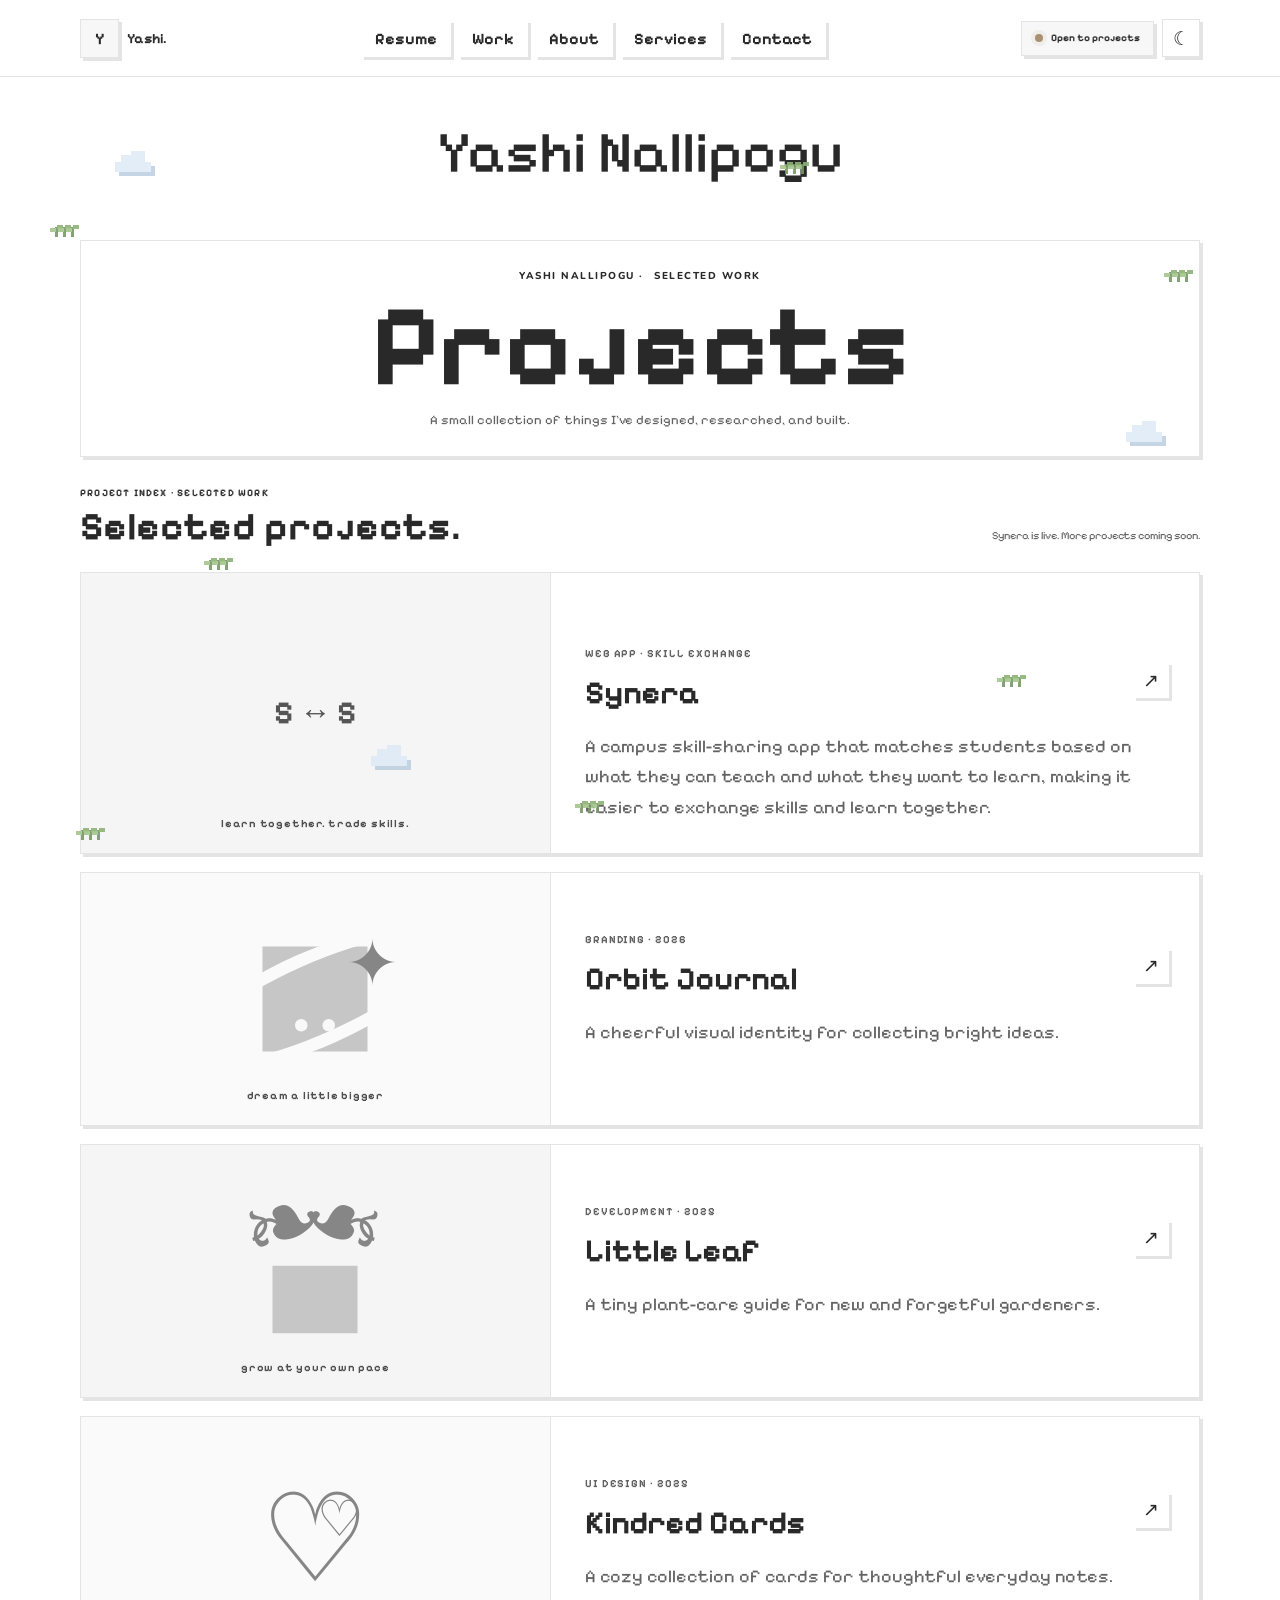
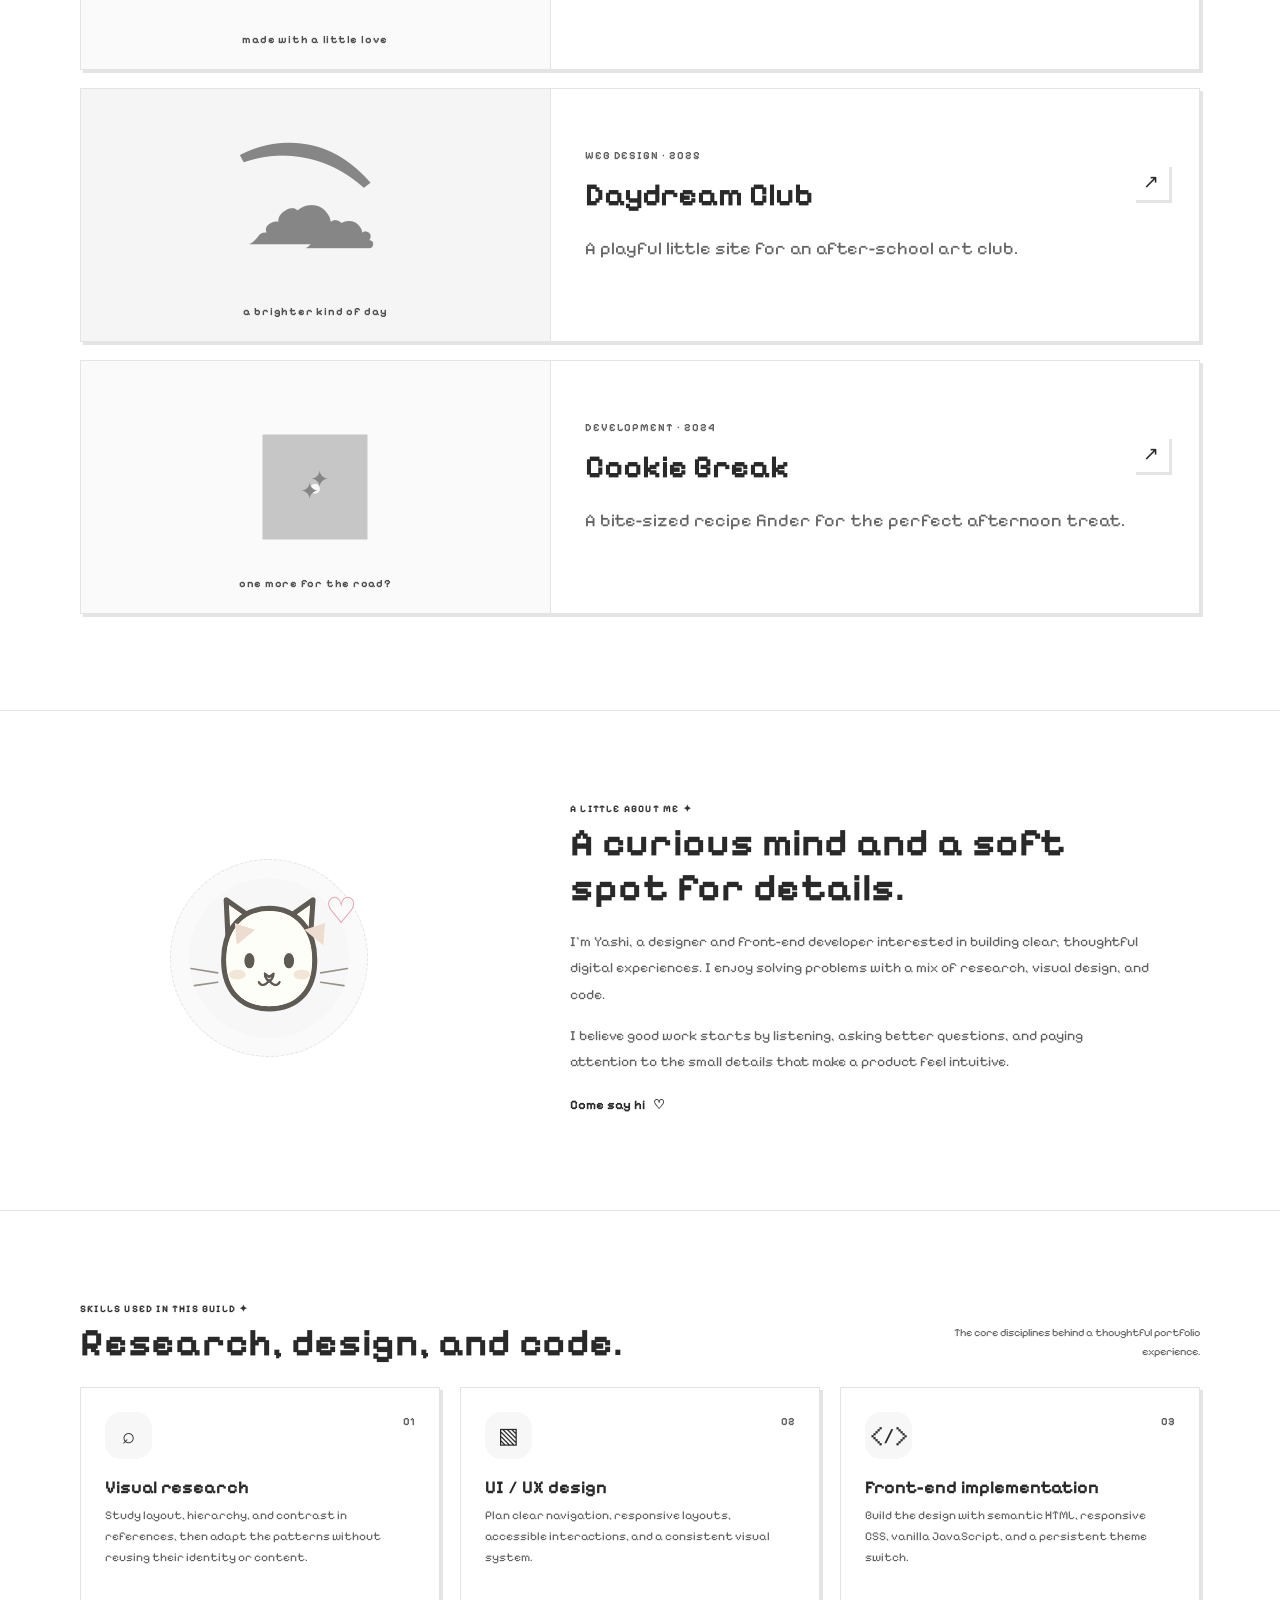
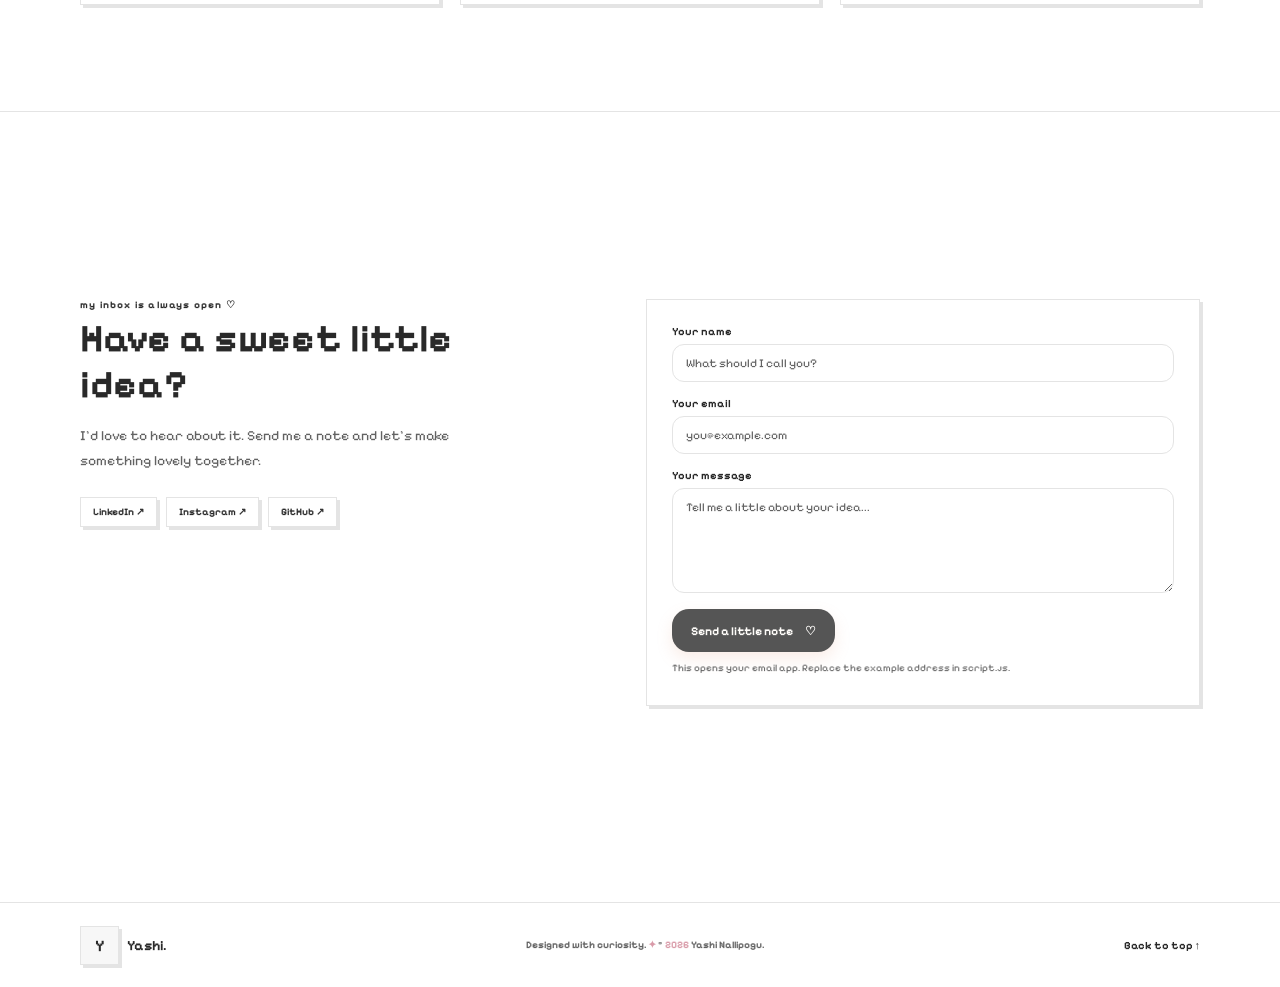
<file: index.html>
<!doctype html>
<html lang="en" data-theme="light">
  <head>
    <meta charset="UTF-8" />
    <meta name="viewport" content="width=device-width, initial-scale=1.0" />
    <meta name="theme-color" content="#f7f2e9" />
    <meta
      name="description"
      content="A little portfolio by Yashi Nallipogu: friendly websites, thoughtful design, and a very helpful cat."
    />
    <title>Yashi Nallipogu — A little portfolio</title>
    <script>
      try {
        const theme = localStorage.getItem('portfolio-neutral-theme');
        if (theme === 'light' || theme === 'dark') document.documentElement.dataset.theme = theme;
      } catch {}
    </script>
    <link rel="preconnect" href="https://fonts.googleapis.com" />
    <link rel="preconnect" href="https://fonts.gstatic.com" crossorigin />
    <link
      href="https://fonts.googleapis.com/css2?family=Nunito:wght@400;500;600;700;800;900&family=Great+Vibes&family=Pixelify+Sans:wght@400;500;600;700&display=swap"
      rel="stylesheet"
    />
    <link rel="stylesheet" href="style.css" />
    <script src="script.js" defer></script>
  </head>
  <body>
    <div class="garden-sky" aria-hidden="true"><span class="garden-cloud cloud-a"></span><span class="garden-cloud cloud-b"></span><span class="garden-cloud cloud-c"></span></div>
    <div class="garden-grass" aria-hidden="true"></div>
    <div class="cursor-kitten" aria-hidden="true">
      <svg class="kitten-art" viewBox="0 0 32 32" shape-rendering="crispEdges">
<path fill="#575463" d="M5 3h3v3h3v3h10V6h3V3h3v18h-3v3h-3v4h-4v-3h-3v3h-4v-4H7v-3H5z"/>
<path fill="#fff" d="M7 7h2v4h14V7h2v13h-3v3H10v-3H7zM12 23h8v2h-8z"/>
<path fill="#f0b6c8" d="M7 7h2v3H7zm16 0h2v3h-2zM9 18h3v2H9zm12 0h3v2h-3z"/>
<path fill="#575463" d="M11 14h2v3h-2zm9 0h2v3h-2zm-5 4h3v2h-3zm1 2h1v2h-1zM25 23h4v-6h2v8h-6z"/>
</svg>
    </div>
    <a class="skip-link" href="#main">Skip to content</a>

    <div class="background-sprinkles" aria-hidden="true">
      <span class="sprinkle sprinkle-star">✦</span>
      <span class="sprinkle sprinkle-heart">✧</span>
      <span class="sprinkle sprinkle-paw">·</span>
      <span class="sprinkle sprinkle-cloud">✦</span>
      <span class="sprinkle sprinkle-star sprinkle-star-two">✧</span>
      <span class="sprinkle sprinkle-heart sprinkle-heart-two">·</span>
      <span class="sprinkle sprinkle-paw sprinkle-paw-two">✦</span>
      <span class="sprinkle sprinkle-star sprinkle-star-three">·</span>
    </div>

    <header class="site-header">
      <nav class="nav page-wrap" aria-label="Main navigation">
        <a class="logo" href="#home" aria-label="Yashi, home">
          <span class="logo-flower" aria-hidden="true">Y</span>
          <span>Yashi<span class="logo-period">.</span></span>
        </a>

        <button
          class="menu-toggle"
          type="button"
          aria-label="Open navigation menu"
          aria-expanded="false"
          aria-controls="nav-links"
        >
          <span></span>
          <span></span>
        </button>

        <div class="nav-links" id="nav-links">
          <a href="resume.html">Resume</a>
          <a href="#work">Work</a>
          <a href="#about">About</a>
          <a href="#services">Services</a>
          <a href="#contact">Contact</a>
        </div>

        <div class="nav-actions">
          <a class="availability" href="#contact">
            <span class="availability-dot"></span>
            Open to projects
          </a>
          <button class="theme-toggle" type="button" aria-label="Switch to light mode" title="Switch to light mode">
            <span class="theme-icon" aria-hidden="true">☼</span>
          </button>
        </div>
      </nav>
    </header>

    <main id="main">
      <div class="signature page-wrap" aria-label="Yashi Nallipogu">Yashi Nallipogu</div>
      <section class="hero page-wrap" id="home" aria-labelledby="hero-title">
        <div class="page-title-panel reveal">
          <p class="hero-kicker">YASHI NALLIPOGU <span>·</span> SELECTED WORK</p>
          <h1 id="hero-title">Projects</h1>
          <p>A small collection of things I’ve designed, researched, and built.</p>
        </div>
      </section>

      <section class="section work-section page-wrap" id="work" aria-labelledby="work-title">
        <div class="section-heading reveal">
          <div>
            <p class="section-kicker">PROJECT INDEX <span>·</span> SELECTED WORK</p>
            <h2 id="work-title">Selected <span>projects.</span></h2>
          </div>
          <p class="section-note">Synera is live. More projects coming soon.</p>
        </div>

        <div class="project-grid">
          <article class="project-card reveal">
            <a href="https://synera-tau.vercel.app/" target="_blank" rel="noopener noreferrer" class="project-link" aria-label="Visit Synera — opens in a new tab">
              <div class="project-picture project-picture-peach" aria-hidden="true">
                <span class="synera-mark">S ↔ S</span>
                <span class="picture-tag">learn together. trade skills.</span>
              </div>
              <div class="project-info"><div><p>WEB APP · SKILL EXCHANGE</p><h3>Synera</h3></div><span class="card-arrow">↗</span></div>
              <p class="project-description">A campus skill-sharing app that matches students based on what they can teach and what they want to learn, making it easier to exchange skills and learn together.</p>
            </a>
          </article>

          <article class="project-card reveal">
            <a href="#contact" class="project-link" aria-label="Project two details — replace with your project link">
              <div class="project-picture project-picture-lilac" aria-hidden="true">
                <span class="picture-planet"></span>
                <span class="picture-ring"></span>
                <span class="picture-star">✦</span>
                <span class="picture-tag">dream a little bigger</span>
              </div>
              <div class="project-info"><div><p>BRANDING · 2026</p><h3>Orbit Journal</h3></div><span class="card-arrow">↗</span></div>
              <p class="project-description">A cheerful visual identity for collecting bright ideas.</p>
            </a>
          </article>

          <article class="project-card reveal">
            <a href="#contact" class="project-link" aria-label="Project three details — replace with your project link">
              <div class="project-picture project-picture-mint" aria-hidden="true">
                <span class="picture-leaf leaf-one">❧</span>
                <span class="picture-leaf leaf-two">❧</span>
                <span class="picture-pot"></span>
                <span class="picture-tag">grow at your own pace</span>
              </div>
              <div class="project-info"><div><p>DEVELOPMENT · 2025</p><h3>Little Leaf</h3></div><span class="card-arrow">↗</span></div>
              <p class="project-description">A tiny plant-care guide for new and forgetful gardeners.</p>
            </a>
          </article>

          <article class="project-card reveal">
            <a href="#contact" class="project-link" aria-label="Project four details — replace with your project link">
              <div class="project-picture project-picture-pink" aria-hidden="true">
                <span class="picture-heart">♡</span>
                <span class="picture-heart heart-small">♡</span>
                <span class="picture-tag">made with a little love</span>
              </div>
              <div class="project-info"><div><p>UI DESIGN · 2025</p><h3>Kindred Cards</h3></div><span class="card-arrow">↗</span></div>
              <p class="project-description">A cozy collection of cards for thoughtful everyday notes.</p>
            </a>
          </article>

          <article class="project-card reveal">
            <a href="#contact" class="project-link" aria-label="Project five details — replace with your project link">
              <div class="project-picture project-picture-blue" aria-hidden="true">
                <span class="picture-cloud cloud-one">☁</span>
                <span class="picture-cloud cloud-two">☁</span>
                <span class="picture-rainbow">⌒</span>
                <span class="picture-tag">a brighter kind of day</span>
              </div>
              <div class="project-info"><div><p>WEB DESIGN · 2025</p><h3>Daydream Club</h3></div><span class="card-arrow">↗</span></div>
              <p class="project-description">A playful little site for an after-school art club.</p>
            </a>
          </article>

          <article class="project-card reveal">
            <a href="#contact" class="project-link" aria-label="Project six details — replace with your project link">
              <div class="project-picture project-picture-cream" aria-hidden="true">
                <span class="picture-cookie">●</span>
                <span class="cookie-chip chip-one">✦</span>
                <span class="cookie-chip chip-two">✦</span>
                <span class="picture-tag">one more for the road?</span>
              </div>
              <div class="project-info"><div><p>DEVELOPMENT · 2024</p><h3>Cookie Break</h3></div><span class="card-arrow">↗</span></div>
              <p class="project-description">A bite-sized recipe finder for the perfect afternoon treat.</p>
            </a>
          </article>
        </div>
      </section>

      <section class="section about-section" id="about" aria-labelledby="about-title">
        <div class="about-inner page-wrap">
          <div class="about-cat reveal" aria-hidden="true">
            <span class="about-cat-halo"></span>
            <svg viewBox="0 0 210 210">
              <path d="m57 80-2-43 38 27m60 16 3-43-38 27" fill="#fffefa" stroke="#554b50" stroke-width="6" stroke-linejoin="round" />
              <path d="M52 107c0-37 22-60 53-60s53 23 53 60-21 57-53 57-53-20-53-57z" fill="#fffefa" stroke="#554b50" stroke-width="6" />
              <path d="m65 64 24 8-22 18zm81 8 24-8-2 26z" fill="#f3afbd" />
              <ellipse cx="82" cy="108" rx="6" ry="9" fill="#554b50" /><ellipse cx="128" cy="108" rx="6" ry="9" fill="#554b50" />
              <ellipse cx="68" cy="124" rx="10" ry="6" fill="#f5bac6" /><ellipse cx="143" cy="124" rx="10" ry="6" fill="#f5bac6" />
              <path d="m100 123 5 4 5-4c0 6-4 8-5 8s-5-2-5-8zm5 8c-5 7-10 6-12 2m12-2c5 7 10 6 12 2" fill="none" stroke="#554b50" stroke-width="3" stroke-linecap="round" stroke-linejoin="round" />
              <path d="M45 122 14 117m31 16-27 4m147-15 31-5m-31 16 27 4" fill="none" stroke="#8a7b81" stroke-width="2" stroke-linecap="round" />
            </svg>
            <span class="about-cat-heart">♡</span>
          </div>
          <div class="about-copy reveal">
            <p class="section-kicker">A LITTLE ABOUT ME <span>✦</span></p>
            <h2 id="about-title">A curious mind and a <span>soft spot for details.</span></h2>
            <p>
              I’m Yashi, a designer and front-end developer interested in
              building clear, thoughtful digital experiences. I enjoy solving
              problems with a mix of research, visual design, and code.
            </p>
            <p>
              I believe good work starts by listening, asking better questions,
              and paying attention to the small details that make a product
              feel intuitive.
            </p>
            <a class="text-link" href="#contact">Come say hi <span aria-hidden="true">♡</span></a>
          </div>
        </div>
      </section>

      <section class="section services-section page-wrap" id="services" aria-labelledby="services-title">
        <div class="section-heading reveal">
          <div>
            <p class="section-kicker">SKILLS USED IN THIS BUILD <span>✦</span></p>
            <h2 id="services-title">Research, design, <span>and code.</span></h2>
          </div>
          <p class="section-note">The core disciplines behind a thoughtful portfolio experience.</p>
        </div>
        <div class="service-grid">
          <article class="service-card reveal">
            <span class="service-icon service-icon-peach" aria-hidden="true">⌕</span>
            <h3>Visual research</h3>
            <p>Study layout, hierarchy, and contrast in references, then adapt the patterns without reusing their identity or content.</p>
            <span class="service-number">01</span>
          </article>
          <article class="service-card reveal">
            <span class="service-icon service-icon-lilac" aria-hidden="true">▧</span>
            <h3>UI / UX design</h3>
            <p>Plan clear navigation, responsive layouts, accessible interactions, and a consistent visual system.</p>
            <span class="service-number">02</span>
          </article>
          <article class="service-card reveal">
            <span class="service-icon service-icon-mint" aria-hidden="true">&lt;/&gt;</span>
            <h3>Front-end implementation</h3>
            <p>Build the design with semantic HTML, responsive CSS, vanilla JavaScript, and a persistent theme switch.</p>
            <span class="service-number">03</span>
          </article>
        </div>
      </section>

      <section class="section contact-section" id="contact" aria-labelledby="contact-title">
        <div class="contact-inner page-wrap">
          <div class="contact-copy reveal">
            <p class="section-kicker">my inbox is always open <span>♡</span></p>
            <h2 id="contact-title">Have a sweet <span>little idea?</span></h2>
            <p>I’d love to hear about it. Send me a note and let’s make something lovely together.</p>
            <div class="social-links">
              <a href="https://www.linkedin.com/" target="_blank" rel="noreferrer">LinkedIn <span aria-hidden="true">↗</span></a>
              <a href="https://www.instagram.com/" target="_blank" rel="noreferrer">Instagram <span aria-hidden="true">↗</span></a>
              <a href="https://github.com/" target="_blank" rel="noreferrer">GitHub <span aria-hidden="true">↗</span></a>
            </div>
          </div>

          <form class="contact-form reveal" id="contact-form" aria-describedby="form-note">
            <label for="contact-name">Your name</label>
            <input id="contact-name" name="name" type="text" placeholder="What should I call you?" autocomplete="name" required />
            <label for="contact-email">Your email</label>
            <input id="contact-email" name="email" type="email" placeholder="you@example.com" autocomplete="email" required />
            <label for="contact-message">Your message</label>
            <textarea id="contact-message" name="message" rows="4" placeholder="Tell me a little about your idea..." required></textarea>
            <button class="button button-peach submit-button" type="submit">Send a little note <span aria-hidden="true">♡</span></button>
            <p class="form-note" id="form-note" aria-live="polite">This opens your email app. Replace the example address in script.js.</p>
          </form>
        </div>
      </section>
    </main>

    <footer class="site-footer">
      <div class="footer-inner page-wrap">
        <a class="logo" href="#home"><span class="logo-flower" aria-hidden="true">Y</span><span>Yashi<span class="logo-period">.</span></span></a>
        <p>Designed with curiosity. <span aria-hidden="true">✦</span> © <span id="year">2026</span> Yashi Nallipogu.</p>
        <a class="back-top" href="#home">Back to top <span aria-hidden="true">↑</span></a>
      </div>
    </footer>

  </body>
</html>
</file>
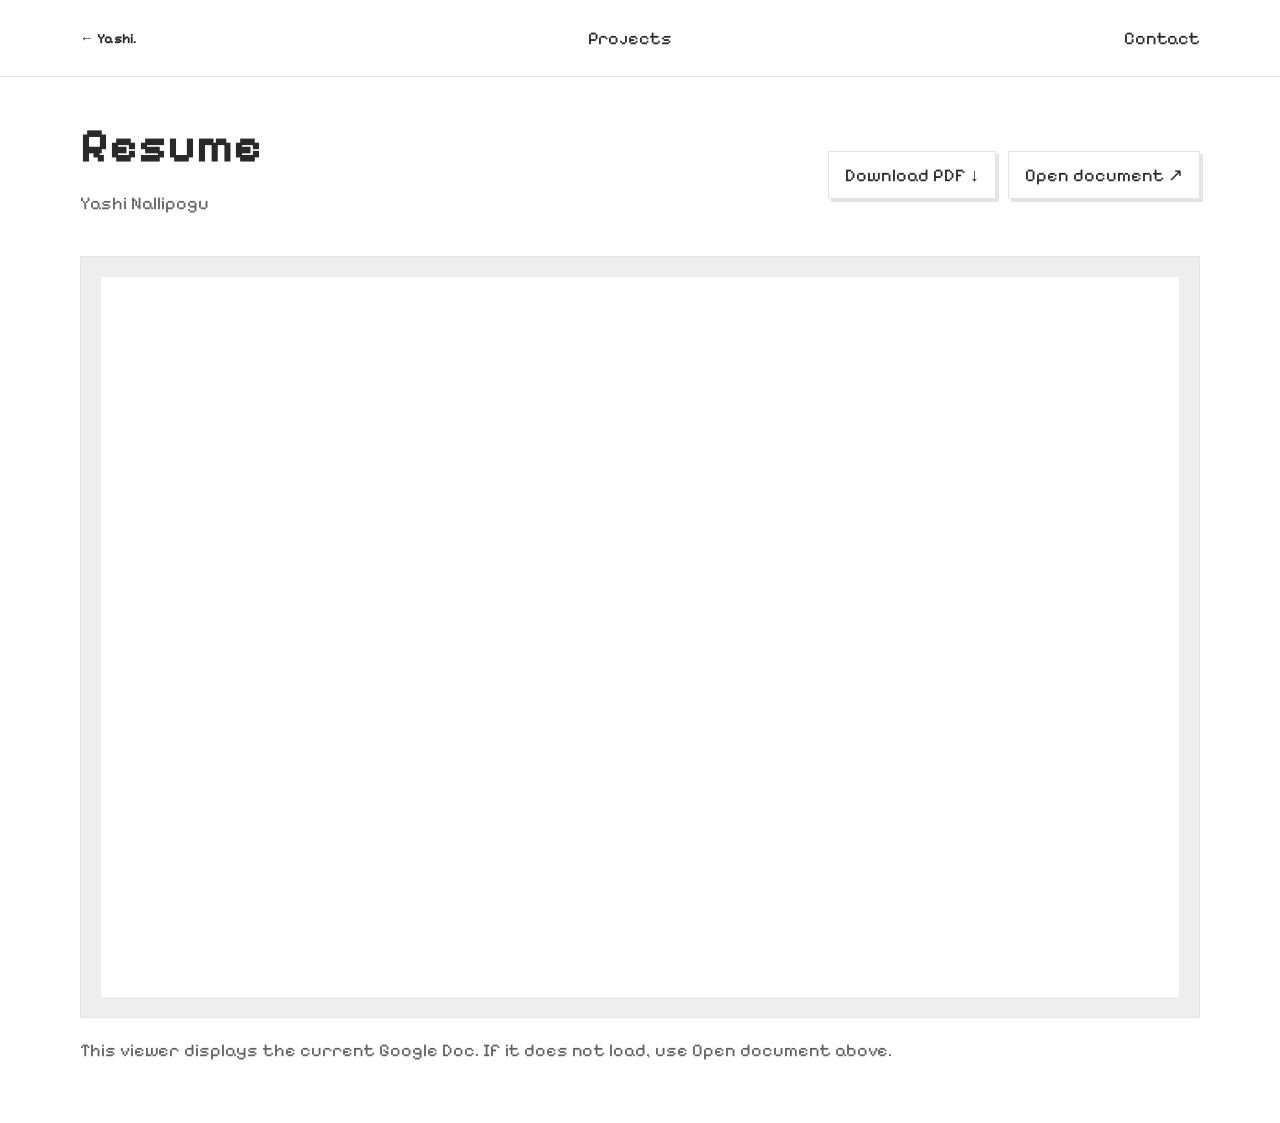
<file: resume.html>
<!doctype html>
<html lang="en" data-theme="light">
<head>
  <meta charset="utf-8">
  <meta name="viewport" content="width=device-width, initial-scale=1">
  <title>Resume — Yashi Nallipogu</title>
  <script>try { const t = localStorage.getItem('portfolio-neutral-theme'); if(t==='dark'||t==='light') document.documentElement.dataset.theme=t; } catch {}</script>
  <link href="https://fonts.googleapis.com/css2?family=Pixelify+Sans:wght@400;500;600;700&display=swap" rel="stylesheet">
  <link rel="stylesheet" href="style.css">
  <style>
    .resume-main { padding: 40px 0; }
    .resume-heading { display:flex; justify-content:space-between; align-items:center; gap:24px; flex-wrap:wrap; margin-bottom:24px; }
    .resume-heading h1 { font-size:48px; margin:0; }
    .resume-heading p { color:var(--muted); }
    .resume-actions { display:flex; gap:12px; flex-wrap:wrap; }
    .resume-actions a { padding:12px 16px; border:1px solid var(--line); box-shadow:3px 3px 0 var(--line); }
    .resume-document { background:#eee; padding:20px; border:1px solid var(--line); }
    .resume-document iframe { display:block; width:100%; height:80vh; min-height:500px; border:0; background:#fff; }
    .resume-empty { padding:72px 24px; text-align:center; background:var(--paper); color:var(--ink); }
    .resume-empty p { max-width:520px; margin:18px auto; line-height:1.7; }
    [hidden] { display:none !important; }
    @media(max-width:680px) { .resume-document { padding:6px; } .resume-heading h1 {font-size:36px;} }
  </style>
</head>
<body>
  <a class="skip-link" href="#main">Skip to content</a>
  <header class="site-header"><nav class="nav page-wrap" aria-label="Resume navigation">
    <a class="logo" href="index.html">← Yashi.</a>
    <a href="index.html#work">Projects</a>
    <a href="index.html#contact">Contact</a>
  </nav></header>
  <main id="main" class="resume-main page-wrap">
    <div class="resume-heading"><div><h1>Resume</h1><p>Yashi Nallipogu</p></div>
      <div class="resume-actions" id="resume-actions">
        <a href="https://docs.google.com/document/d/1Mzih0dF0hDZXyxszmKcfLNMdFsdRte3yyIfAd0Ch5eY/export?format=pdf" target="_blank" rel="noopener">Download PDF ↓</a>
        <a href="https://docs.google.com/document/d/1Mzih0dF0hDZXyxszmKcfLNMdFsdRte3yyIfAd0Ch5eY/preview" target="_blank" rel="noopener">Open document ↗</a>
      </div>
    </div>
    <section class="resume-document" aria-label="Resume document viewer"><iframe src="https://docs.google.com/document/d/1Mzih0dF0hDZXyxszmKcfLNMdFsdRte3yyIfAd0Ch5eY/preview" title="Yashi Nallipogu resume — Google Docs read-only preview"></iframe></section><p style="color:var(--muted);line-height:1.6">This viewer displays the current Google Doc. If it does not load, use Open document above.</p>
  </main>

</body>
</html>
</file>
<file: style.css>
:root {
  --cream: #fffaf5;
  --paper: #fffdfb;
  --peach: #f4a98f;
  --peach-deep: #e99278;
  --pink: #f5c3cd;
  --pink-soft: #fff0f2;
  --lavender: #d9d0f0;
  --lavender-soft: #f2effa;
  --mint: #cfe8d8;
  --green: #73aa83;
  --ink: #484047;
  --muted: #817780;
  --line: #eee5e0;
  --shadow: 0 15px 45px rgba(106, 75, 76, 0.09);
  --shadow-soft: 0 8px 24px rgba(106, 75, 76, 0.08);
  --font: "Nunito", "Trebuchet MS", sans-serif;
}

* {
  box-sizing: border-box;
}

html {
  scroll-behavior: smooth;
  scroll-padding-top: 92px;
}

body {
  position: relative;
  min-width: 320px;
  margin: 0;
  overflow-x: hidden;
  background: var(--cream);
  color: var(--ink);
  font-family: var(--font);
  -webkit-font-smoothing: antialiased;
}

body::before {
  position: absolute;
  z-index: -1;
  inset: 0 0 auto;
  height: 780px;
  background:
    radial-gradient(ellipse at 81% 35%, rgba(217, 208, 240, 0.48), transparent 28rem),
    radial-gradient(ellipse at 10% 13%, rgba(245, 195, 205, 0.38), transparent 25rem);
  content: "";
  pointer-events: none;
}

a {
  color: inherit;
  text-decoration: none;
}

button,
input,
textarea {
  color: inherit;
  font: inherit;
}

button,
a {
  -webkit-tap-highlight-color: transparent;
}

a:focus-visible,
button:focus-visible,
input:focus-visible,
textarea:focus-visible {
  outline: 3px solid var(--peach-deep);
  outline-offset: 4px;
}

.page-wrap {
  width: min(1120px, calc(100% - 56px));
  margin-inline: auto;
}

.skip-link {
  position: absolute;
  z-index: 20;
  top: 12px;
  left: 12px;
  padding: 10px 16px;
  transform: translateY(-160%);
  border-radius: 18px;
  background: var(--ink);
  color: white;
}

.skip-link:focus {
  transform: translateY(0);
}

.background-sprinkles {
  position: fixed;
  z-index: 0;
  inset: 0;
  overflow: hidden;
  pointer-events: none;
}

main,
.site-footer {
  position: relative;
  z-index: 1;
}

.sprinkle {
  position: absolute;
  color: var(--peach);
  opacity: 0.55;
  animation: drift 12s ease-in-out infinite alternate;
}

.sprinkle-star {
  top: 210px;
  left: 7%;
  color: #d0a8ce;
  font-size: 25px;
}

.sprinkle-heart {
  top: 300px;
  left: 46%;
  color: var(--peach);
  font-size: 18px;
  animation-delay: -3s;
}

.sprinkle-paw {
  top: 590px;
  left: 91%;
  font-size: 25px;
  opacity: 0.31;
  animation-delay: -6s;
}

.sprinkle-cloud {
  top: 1020px;
  left: 4%;
  color: #d6cbed;
  font-size: 34px;
  animation-delay: -4s;
}

.sprinkle-star-two {
  top: 1300px;
  left: 94%;
  font-size: 27px;
  animation-delay: -1s;
}

.sprinkle-heart-two {
  top: 1770px;
  left: 7%;
  font-size: 23px;
  animation-delay: -5s;
}

.sprinkle-paw-two {
  top: 2130px;
  left: 93%;
  font-size: 22px;
  opacity: 0.28;
  animation-delay: -8s;
}

.sprinkle-star-three {
  top: 2450px;
  left: 4%;
  font-size: 23px;
  animation-delay: -2s;
}

.site-header {
  position: sticky;
  z-index: 10;
  top: 0;
  border-bottom: 1px solid rgba(238, 229, 224, 0.78);
  background: rgba(255, 250, 245, 0.91);
  backdrop-filter: blur(16px);
}

.nav {
  position: relative;
  display: grid;
  min-height: 76px;
  grid-template-columns: 1fr auto 1fr;
  align-items: center;
}

.logo {
  display: inline-flex;
  width: fit-content;
  align-items: center;
  gap: 8px;
  font-size: 20px;
  font-weight: 900;
  letter-spacing: -0.06em;
}

.logo-flower {
  color: var(--peach-deep);
  font-size: 25px;
  transition: transform 350ms ease;
}

.logo:hover .logo-flower {
  transform: rotate(55deg);
}

.logo-period {
  color: var(--peach-deep);
}

.nav-links {
  display: flex;
  align-items: center;
  gap: clamp(19px, 3.4vw, 42px);
}

.nav-links a {
  position: relative;
  padding-block: 9px;
  color: #655c64;
  font-size: 13px;
  font-weight: 800;
}

.nav-links a::after {
  position: absolute;
  right: 0;
  bottom: 3px;
  left: 0;
  height: 3px;
  transform: scaleX(0);
  transform-origin: left;
  border-radius: 50%;
  background: var(--pink);
  content: "";
  transition: transform 230ms ease;
}

.nav-links a:hover::after,
.nav-links a:focus-visible::after {
  transform: scaleX(1);
}

.availability {
  display: inline-flex;
  min-height: 36px;
  align-items: center;
  justify-self: end;
  gap: 8px;
  padding: 0 13px;
  border: 1px solid #e0ecdf;
  border-radius: 999px;
  background: #f3faf1;
  color: #54775a;
  font-size: 11px;
  font-weight: 800;
  transition:
    transform 180ms ease,
    box-shadow 180ms ease;
}

.availability:hover {
  transform: translateY(-2px);
  box-shadow: var(--shadow-soft);
}

.availability-dot {
  width: 8px;
  height: 8px;
  border-radius: 50%;
  background: #75b881;
  box-shadow: 0 0 0 3px rgba(117, 184, 129, 0.15);
  animation: pulse 2.3s ease-in-out infinite;
}

.menu-toggle {
  display: none;
}

.hero {
  position: relative;
  display: grid;
  min-height: 646px;
  grid-template-columns: 0.95fr 1.05fr;
  align-items: center;
  gap: 35px;
  padding-top: 38px;
  padding-bottom: 102px;
}

.hero-copy {
  position: relative;
  z-index: 1;
  padding-bottom: 10px;
}

.hero-kicker,
.section-kicker {
  color: #a37987;
  font-size: 13px;
  font-weight: 800;
  letter-spacing: 0.025em;
}

.hero-kicker {
  margin: 0 0 16px;
  font-style: italic;
}

.hero-kicker span {
  margin-right: 6px;
  color: var(--peach-deep);
  font-style: normal;
}

.hero h1 {
  margin: 0;
  font-size: clamp(54px, 7vw, 82px);
  font-weight: 900;
  letter-spacing: -0.075em;
  line-height: 1.06;
}

.name-highlight {
  position: relative;
  z-index: 0;
  color: var(--peach-deep);
  white-space: nowrap;
}

.name-highlight::after {
  position: absolute;
  z-index: -1;
  right: -6px;
  bottom: 6px;
  left: 2px;
  height: 17px;
  transform: rotate(-2deg);
  border-radius: 50%;
  background: rgba(245, 195, 205, 0.62);
  content: "";
}

.hero-job {
  margin: 15px 0 9px;
  font-size: 19px;
  font-weight: 800;
}

.hero-description {
  max-width: 430px;
  margin: 0;
  color: var(--muted);
  font-size: 15px;
  line-height: 1.85;
}

.skill-chips {
  display: flex;
  flex-wrap: wrap;
  gap: 8px;
  margin: 18px 0 0;
}

.skill-chips span {
  padding: 6px 11px;
  border: 1px solid #eee5e2;
  border-radius: 999px;
  background: rgba(255, 253, 251, 0.74);
  color: #827781;
  font-size: 10px;
  font-weight: 800;
}

.hero-actions {
  display: flex;
  flex-wrap: wrap;
  gap: 12px;
  margin-top: 26px;
}

.button {
  display: inline-flex;
  min-height: 48px;
  align-items: center;
  justify-content: center;
  gap: 12px;
  padding: 0 19px;
  border: 1px solid transparent;
  border-radius: 17px;
  cursor: pointer;
  font-size: 12px;
  font-weight: 900;
  transition:
    transform 180ms ease,
    box-shadow 180ms ease,
    background 180ms ease;
}

.button:hover {
  transform: translateY(-3px) scale(1.025);
  box-shadow: 0 8px 18px rgba(201, 133, 121, 0.2);
}

.button:active {
  transform: scale(0.96);
}

.button-peach {
  background: var(--peach);
  color: #fffefa;
  box-shadow: 0 7px 16px rgba(228, 154, 129, 0.18);
}

.button-peach:hover {
  background: var(--peach-deep);
}

.button-outline {
  border-color: #eadbd8;
  background: rgba(255, 253, 251, 0.78);
  color: #766870;
}

.button-outline span {
  color: var(--peach-deep);
  font-size: 17px;
}

.hero-illustration {
  position: relative;
  display: grid;
  min-height: 460px;
  align-content: center;
  justify-items: center;
}

.cat-scene {
  position: relative;
  width: min(100%, 440px);
  aspect-ratio: 440 / 420;
  cursor: pointer;
  touch-action: manipulation;
}

.cat-photo,
.cat-fallback {
  position: absolute;
  inset: 0;
  display: block;
  width: 100%;
  height: 100%;
  object-fit: contain;
  animation: cat-float 4.1s ease-in-out infinite;
  transform-origin: center bottom;
}

.cat-photo {
  display: none;
}

.cat-scene.has-photo .cat-photo {
  display: block;
}

.cat-scene.has-photo .cat-fallback {
  display: none;
}

.cat-head {
  transform-box: fill-box;
  transform-origin: center;
}

.eye {
  transform-box: fill-box;
  transform-origin: center;
  transition: transform 100ms linear;
}

.cat-scene.is-blinking .eye {
  transform: scaleY(0.12);
}

.cat-tongue {
  opacity: 0;
  transform: scaleY(0);
  transform-box: fill-box;
  transform-origin: top center;
  transition:
    opacity 120ms ease,
    transform 150ms ease;
}

.cat-scene.is-happy .cat-tongue {
  opacity: 1;
  transform: scaleY(1);
}

.cat-tail {
  transform-box: fill-box;
  transform-origin: 85% 75%;
  animation: tail-wag 1.9s ease-in-out infinite alternate;
}

.cat-ear-left,
.cat-ear-right {
  transform-box: fill-box;
  transform-origin: bottom center;
}

.cat-scene.is-twitching .cat-ear-left {
  animation: ear-twitch 380ms ease-in-out;
}

.cat-scene.is-twitching .cat-ear-right {
  animation: ear-twitch 380ms 90ms ease-in-out;
}

.cat-wave {
  transform-box: fill-box;
  transform-origin: 15% 90%;
}

.cat-scene.is-near .cat-wave {
  animation: wave 450ms ease-in-out 4;
}

.cat-scene.is-near .cat-head {
  animation: head-wiggle 550ms ease-in-out 2;
  transform-box: fill-box;
  transform-origin: center 75%;
}

.cat-scene.is-jumping .cat-photo,
.cat-scene.is-jumping .cat-fallback {
  animation: cat-jump 620ms cubic-bezier(0.24, 0.8, 0.36, 1.2);
}

.cat-speech {
  position: absolute;
  z-index: 2;
  top: 5%;
  right: 3%;
  padding: 9px 15px;
  transform: translateY(7px) scale(0.85);
  border: 1px solid rgba(232, 197, 190, 0.8);
  border-radius: 17px 17px 5px 17px;
  background: white;
  box-shadow: var(--shadow-soft);
  color: #9e7582;
  font-size: 12px;
  font-weight: 900;
  opacity: 0;
  transition:
    opacity 180ms ease,
    transform 180ms ease;
  pointer-events: none;
}

.cat-scene.is-near .cat-speech {
  transform: translateY(0) scale(1);
  opacity: 1;
}

.cat-hearts {
  position: absolute;
  z-index: 3;
  top: 19%;
  right: 4%;
  color: #ec88a0;
  font-size: 24px;
  opacity: 0;
  pointer-events: none;
}

.cat-hearts span {
  position: absolute;
  animation: heart-pop 800ms ease-out both;
}

.cat-hearts span:nth-child(2) {
  animation-delay: 90ms;
  font-size: 17px;
}

.cat-hearts span:nth-child(3) {
  animation-delay: 160ms;
  font-size: 13px;
}

.cat-scene.is-jumping .cat-hearts {
  opacity: 1;
}

.cat-caption {
  margin: -4px 0 0;
  color: #a18d96;
  font-size: 11px;
  font-weight: 800;
  letter-spacing: 0.035em;
}

.cat-caption span {
  padding-inline: 3px;
  color: var(--peach);
}

.hero-doodle {
  position: absolute;
  z-index: 1;
  color: var(--peach);
  animation: doodle-float 3.4s ease-in-out infinite;
  pointer-events: none;
}

.doodle-sparkle {
  top: 17%;
  left: 7%;
  font-size: 31px;
}

.doodle-heart {
  top: 25%;
  right: 5%;
  color: #dcabc5;
  font-size: 30px;
  animation-delay: -1s;
}

.doodle-flower {
  right: 8%;
  bottom: 21%;
  color: #d5c8ed;
  font-size: 28px;
  animation-delay: -2s;
}

.scroll-cue {
  position: absolute;
  bottom: 32px;
  left: 0;
  display: flex;
  align-items: center;
  gap: 11px;
  color: #9b8f95;
  font-size: 11px;
  font-weight: 800;
}

.scroll-arrow {
  display: grid;
  width: 26px;
  height: 26px;
  place-items: center;
  border: 1px solid #ecd9d6;
  border-radius: 50%;
  color: var(--peach-deep);
  animation: arrow-bounce 1.2s ease-in-out infinite;
}

.section {
  padding-top: 92px;
  padding-bottom: 96px;
}

.work-section {
  border-top: 1px solid var(--line);
}

.section-heading {
  display: flex;
  align-items: end;
  justify-content: space-between;
  gap: 26px;
  margin-bottom: 34px;
}

.section-kicker {
  margin: 0 0 10px;
  font-size: 12px;
}

.section-kicker span {
  color: var(--peach-deep);
}

.section-heading h2,
.about-copy h2,
.contact-copy h2 {
  margin: 0;
  font-size: clamp(33px, 4.2vw, 48px);
  font-weight: 900;
  letter-spacing: -0.055em;
  line-height: 1.17;
}

.section-heading h2 span,
.about-copy h2 span,
.contact-copy h2 span {
  color: #d994a5;
}

.section-note {
  max-width: 245px;
  margin: 0 0 4px;
  color: var(--muted);
  font-size: 13px;
  line-height: 1.7;
}

.project-grid {
  display: grid;
  grid-template-columns: repeat(3, minmax(0, 1fr));
  gap: 22px;
}

.project-card {
  min-width: 0;
  border: 1px solid rgba(239, 229, 225, 0.9);
  border-radius: 23px;
  background: var(--paper);
  box-shadow: 0 6px 20px rgba(106, 75, 76, 0.045);
  transition:
    transform 220ms ease,
    box-shadow 220ms ease,
    border-color 220ms ease;
  transform-style: preserve-3d;
}

.project-card:hover {
  z-index: 1;
  border-color: #ead4d5;
  box-shadow: var(--shadow);
  animation: card-wiggle 350ms ease-in-out;
}

.project-link {
  display: block;
  padding: 11px 11px 17px;
}

.project-picture {
  position: relative;
  display: grid;
  overflow: hidden;
  min-height: 192px;
  aspect-ratio: 1.52;
  place-items: center;
  border-radius: 16px;
}

.project-picture::before,
.project-picture::after {
  position: absolute;
  border: 1px solid rgba(255, 255, 255, 0.48);
  border-radius: 50%;
  content: "";
}

.project-picture::before {
  width: 70%;
  aspect-ratio: 1;
}

.project-picture::after {
  width: 49%;
  aspect-ratio: 1;
}

.project-picture-peach {
  background: linear-gradient(140deg, #f6c1a5, #ffe4ce 55%, #eac2ca);
}

.project-picture-lilac {
  background: linear-gradient(140deg, #d5c5ea, #ebe2f3 57%, #efc6d1);
}

.project-picture-mint {
  background: linear-gradient(140deg, #c5e2d4, #e7f0d7 57%, #f0d3bf);
}

.project-picture-pink {
  background: linear-gradient(140deg, #f1b8c6, #ffe0df 57%, #efc9e0);
}

.project-picture-blue {
  background: linear-gradient(140deg, #c9dbee, #e5e8f4 57%, #f5d1dc);
}

.project-picture-cream {
  background: linear-gradient(140deg, #f1d1a2, #ffedcf 57%, #f4c7b9);
}

.picture-sun,
.picture-planet,
.picture-pot,
.picture-heart,
.picture-cookie {
  position: absolute;
  z-index: 1;
  display: grid;
  width: 81px;
  aspect-ratio: 1;
  place-items: center;
  border: 3px solid rgba(255, 255, 255, 0.83);
  border-radius: 50%;
  background: #f3a587;
  box-shadow: 0 10px 25px rgba(119, 85, 80, 0.13);
}

.picture-sun::before,
.picture-sun::after {
  position: absolute;
  width: 6px;
  height: 6px;
  border-radius: 50%;
  background: white;
  content: "";
}

.picture-sun::before {
  top: 27px;
  left: 23px;
}

.picture-sun::after {
  top: 27px;
  right: 23px;
}

.picture-window {
  position: absolute;
  z-index: 1;
  width: 125px;
  height: 87px;
  border: 4px solid rgba(255, 255, 255, 0.75);
  border-radius: 50% 50% 14px 14px;
  background: linear-gradient(#fff5df 0 60%, #e5b8a8 61%);
  box-shadow: 0 10px 25px rgba(119, 85, 80, 0.1);
}

.picture-flower {
  position: absolute;
  z-index: 2;
  margin: 7px 0 0 95px;
  color: #fffaf0;
  font-size: 35px;
}

.picture-planet {
  background: #ad9acb;
}

.picture-planet::before,
.picture-planet::after {
  position: absolute;
  width: 5px;
  height: 5px;
  border-radius: 50%;
  background: #fff7ea;
  content: "";
}

.picture-planet::before {
  top: 29px;
  left: 24px;
}

.picture-planet::after {
  top: 29px;
  right: 24px;
}

.picture-ring {
  position: absolute;
  z-index: 2;
  width: 119px;
  height: 38px;
  transform: rotate(-24deg);
  border: 5px solid #fff5e4;
  border-radius: 50%;
}

.picture-star {
  position: absolute;
  z-index: 2;
  margin: -68px 0 0 115px;
  color: #fff7e8;
  font-size: 25px;
}

.picture-leaf {
  position: absolute;
  z-index: 1;
  top: 26px;
  color: #527e68;
  font-size: 88px;
  line-height: 1;
  transform-origin: bottom center;
}

.leaf-one {
  left: calc(50% - 67px);
  transform: rotate(-18deg);
}

.leaf-two {
  left: calc(50% - 4px);
  transform: rotate(18deg) scaleX(-1);
}

.picture-pot {
  z-index: 2;
  top: 98px;
  width: 76px;
  height: 56px;
  border: 0;
  border-radius: 8px 8px 20px 20px;
  background: #df9f7f;
}

.picture-heart {
  border: 0;
  background: transparent;
  box-shadow: none;
  color: #fffaf5;
  font-size: 113px;
  line-height: 1;
}

.heart-small {
  width: auto;
  margin: -80px 0 0 118px;
  color: rgba(255, 250, 245, 0.8);
  font-size: 43px;
}

.picture-cloud {
  position: absolute;
  z-index: 1;
  color: #fffefa;
  font-size: 92px;
  filter: drop-shadow(0 8px 8px rgba(110, 130, 155, 0.1));
}

.cloud-one {
  margin: -12px 35px 0 0;
}

.cloud-two {
  margin: 33px 0 0 104px;
  font-size: 61px;
}

.picture-rainbow {
  position: absolute;
  z-index: 2;
  margin: 33px 0 0 -111px;
  color: #e5a48e;
  font-size: 116px;
  font-weight: 900;
  transform: rotate(12deg);
}

.picture-cookie {
  background: #bd805a;
  color: #ffe8ce;
  font-size: 14px;
}

.cookie-chip {
  position: absolute;
  z-index: 2;
  color: #674838;
  font-size: 13px;
}

.chip-one {
  margin: -20px 0 0 20px;
}

.chip-two {
  margin: 19px 0 0 -20px;
}

.picture-tag {
  position: absolute;
  z-index: 3;
  bottom: 11px;
  left: 13px;
  padding: 5px 10px;
  border: 1px solid rgba(255, 255, 255, 0.6);
  border-radius: 999px;
  background: rgba(255, 253, 251, 0.72);
  color: #74636c;
  font-size: 9px;
  font-weight: 900;
}

.project-info {
  display: flex;
  align-items: center;
  justify-content: space-between;
  gap: 12px;
  padding: 14px 5px 0;
}

.project-info p {
  margin: 0 0 5px;
  color: #ae8994;
  font-size: 9px;
  font-weight: 900;
  letter-spacing: 0.09em;
}

.project-info h3 {
  margin: 0;
  font-size: 17px;
  font-weight: 900;
}

.card-arrow {
  display: grid;
  width: 30px;
  height: 30px;
  flex: 0 0 auto;
  place-items: center;
  border-radius: 50%;
  background: var(--pink-soft);
  color: #bc8293;
  transition:
    transform 180ms ease,
    background 180ms ease;
}

.project-card:hover .card-arrow {
  transform: rotate(45deg);
  background: #f9dfe3;
}

.project-description {
  margin: 8px 5px 0;
  color: var(--muted);
  font-size: 12px;
  line-height: 1.65;
}

.about-section {
  border-block: 1px solid #eee6ed;
  background:
    radial-gradient(ellipse at 16% 60%, rgba(245, 195, 205, 0.33), transparent 22rem),
    radial-gradient(ellipse at 85% 20%, rgba(217, 208, 240, 0.38), transparent 26rem),
    #fff8f7;
}

.about-inner {
  display: grid;
  grid-template-columns: 0.75fr 1.25fr;
  align-items: center;
  gap: 10%;
}

.about-cat {
  position: relative;
  display: grid;
  width: min(100%, 310px);
  aspect-ratio: 1;
  justify-self: center;
  place-items: center;
}

.about-cat-halo {
  position: absolute;
  inset: 5%;
  border: 1px dashed rgba(213, 172, 190, 0.8);
  border-radius: 50%;
  background: rgba(255, 255, 255, 0.6);
  box-shadow: inset 0 0 0 18px rgba(255, 255, 255, 0.35);
}

.about-cat svg {
  position: relative;
  width: 82%;
  animation: cat-float 4.8s ease-in-out infinite;
}

.about-cat-heart {
  position: absolute;
  top: 19%;
  right: 10%;
  color: #e49aac;
  font-size: 36px;
  animation: doodle-float 3.1s ease-in-out infinite;
}

.about-copy h2 {
  max-width: 590px;
  margin-bottom: 18px;
}

.about-copy > p:not(.section-kicker) {
  max-width: 580px;
  color: var(--muted);
  font-size: 14px;
  line-height: 1.9;
}

.text-link {
  display: inline-flex;
  align-items: center;
  gap: 8px;
  margin-top: 7px;
  color: #9c6979;
  font-size: 13px;
  font-weight: 900;
}

.text-link span {
  color: var(--peach-deep);
  transition: transform 180ms ease;
}

.text-link:hover span {
  transform: translateX(4px);
}

.services-section {
  padding-bottom: 106px;
}

.service-grid {
  display: grid;
  grid-template-columns: repeat(3, minmax(0, 1fr));
  gap: 20px;
}

.service-card {
  position: relative;
  min-height: 218px;
  padding: 24px;
  border: 1px solid var(--line);
  border-radius: 22px;
  background: rgba(255, 253, 251, 0.85);
  box-shadow: 0 7px 22px rgba(106, 75, 76, 0.045);
  transition:
    transform 200ms ease,
    box-shadow 200ms ease;
}

.service-card:hover {
  transform: translateY(-5px);
  box-shadow: var(--shadow);
}

.service-icon {
  display: grid;
  width: 47px;
  height: 47px;
  place-items: center;
  border-radius: 16px;
  font-size: 22px;
}

.service-icon-peach {
  background: #fff0e7;
  color: #dc997f;
}

.service-icon-lilac {
  background: var(--lavender-soft);
  color: #9280bd;
}

.service-icon-mint {
  background: #edf7ee;
  color: #7ba889;
}

.service-card h3 {
  margin: 17px 0 7px;
  font-size: 18px;
  font-weight: 900;
}

.service-card p {
  max-width: 300px;
  margin: 0;
  color: var(--muted);
  font-size: 12px;
  line-height: 1.75;
}

.service-number {
  position: absolute;
  top: 27px;
  right: 24px;
  color: #d3c6c9;
  font-size: 11px;
  font-weight: 900;
}

.contact-section {
  position: relative;
  overflow: hidden;
  border-top: 1px solid #f0e6e3;
  background:
    radial-gradient(ellipse at 82% 57%, rgba(217, 208, 240, 0.37), transparent 23rem),
    linear-gradient(130deg, #fff5f0, #fff8f6 53%, #f8f4ff);
}

.contact-inner {
  display: grid;
  grid-template-columns: 0.9fr 1.1fr;
  gap: 10%;
  padding-top: 95px;
  padding-bottom: 100px;
}

.contact-copy h2 {
  max-width: 490px;
  margin-bottom: 15px;
}

.contact-copy > p:not(.section-kicker) {
  max-width: 400px;
  color: var(--muted);
  font-size: 14px;
  line-height: 1.8;
}

.social-links {
  display: flex;
  flex-wrap: wrap;
  gap: 9px;
  margin-top: 24px;
}

.social-links a {
  padding: 8px 12px;
  border: 1px solid #eadfe4;
  border-radius: 999px;
  background: rgba(255, 255, 255, 0.7);
  color: #7c6c76;
  font-size: 10px;
  font-weight: 900;
  transition:
    transform 180ms ease,
    background 180ms ease;
}

.social-links a:hover {
  transform: translateY(-2px);
  background: white;
}

.social-links span {
  color: var(--peach-deep);
}

.contact-form {
  display: grid;
  padding: 25px;
  border: 1px solid #eee3e4;
  border-radius: 24px;
  background: rgba(255, 253, 251, 0.92);
  box-shadow: var(--shadow);
}

.contact-form label {
  margin: 0 0 6px;
  color: #70626c;
  font-size: 11px;
  font-weight: 900;
}

.contact-form input,
.contact-form textarea {
  width: 100%;
  margin-bottom: 15px;
  padding: 11px 13px;
  border: 1px solid #eee5e2;
  border-radius: 12px;
  background: #fffdfb;
  color: var(--ink);
  font-size: 12px;
}

.contact-form textarea {
  min-height: 105px;
  resize: vertical;
}

.contact-form input::placeholder,
.contact-form textarea::placeholder {
  color: #b2a8ac;
}

.submit-button {
  width: fit-content;
  min-height: 43px;
  margin-top: 1px;
  border: 0;
}

.form-note {
  min-height: 18px;
  margin: 10px 0 0;
  color: #9b8991;
  font-size: 10px;
}

.contact-peek {
  position: absolute;
  right: max(18px, calc((100% - 1160px) / 2));
  bottom: -11px;
  width: 84px;
  height: 60px;
  border: 3px solid #64545e;
  border-bottom: 0;
  border-radius: 48% 48% 0 0;
  background: #fffefa;
  text-align: center;
}

.peek-ear {
  position: absolute;
  z-index: -1;
  top: -21px;
  width: 27px;
  height: 33px;
  border: 3px solid #64545e;
  border-radius: 80% 15% 35% 20%;
  background: #f7c1ca;
}

.peek-ear-left {
  left: 1px;
  transform: rotate(-24deg);
}

.peek-ear-right {
  right: 1px;
  transform: rotate(71deg) scaleX(-1);
}

.peek-face {
  position: relative;
  top: 12px;
  color: #63545d;
  font-size: 22px;
  font-weight: 900;
}

.site-footer {
  position: relative;
  overflow: hidden;
  border-top: 1px solid var(--line);
  background: #fffdfa;
}

.footer-inner {
  display: flex;
  min-height: 84px;
  align-items: center;
  justify-content: space-between;
  gap: 20px;
}

.footer-inner p {
  margin: 0;
  color: #968991;
  font-size: 10px;
  font-weight: 700;
  text-align: center;
}

.footer-inner p span {
  color: #d99ba9;
}

.back-top {
  color: #83757c;
  font-size: 11px;
  font-weight: 900;
}

.back-top span {
  color: var(--peach-deep);
}

.footer-cat {
  position: absolute;
  right: 12%;
  bottom: -9px;
  color: #d2a1ab;
  font-size: 18px;
  animation: footer-cat-bob 2.2s ease-in-out infinite;
}

.paw-cursor {
  position: fixed;
  z-index: 30;
  top: 0;
  left: 0;
  display: none;
  font-size: 20px;
  opacity: 0;
  pointer-events: none;
  transform: translate3d(-100px, -100px, 0) rotate(-18deg);
  transition: opacity 160ms ease;
  will-change: transform;
}

.paw-cursor.is-visible {
  opacity: 0.82;
}

.cursor-trail {
  position: fixed;
  z-index: 29;
  top: 0;
  left: 0;
  width: 10px;
  height: 10px;
  border-radius: 50%;
  background: #eaa2b3;
  opacity: 0;
  pointer-events: none;
}

.cursor-trail.is-sparkle {
  animation: sparkle-pop 650ms ease-out forwards;
}

.reveal {
  transition:
    opacity 650ms ease,
    transform 650ms cubic-bezier(0.2, 0.7, 0.25, 1);
}

.has-js .reveal {
  opacity: 0;
  transform: translateY(22px);
}

.has-js .reveal.is-visible {
  opacity: 1;
  transform: translateY(0);
}

.project-card:nth-child(3n + 2).reveal {
  transition-delay: 80ms;
}

.project-card:nth-child(3n).reveal {
  transition-delay: 150ms;
}

@keyframes drift {
  from { transform: translate3d(0, 0, 0) rotate(-8deg); }
  to { transform: translate3d(12px, -22px, 0) rotate(10deg); }
}

@keyframes pulse {
  50% { box-shadow: 0 0 0 6px rgba(117, 184, 129, 0.08); }
}

@keyframes cat-float {
  0%, 100% { transform: translateY(0) rotate(0); }
  50% { transform: translateY(-9px) rotate(0.5deg); }
}

@keyframes tail-wag {
  from { transform: rotate(-9deg); }
  to { transform: rotate(12deg); }
}

@keyframes ear-twitch {
  0%, 100% { transform: rotate(0); }
  35% { transform: rotate(-8deg); }
  70% { transform: rotate(5deg); }
}

@keyframes head-wiggle {
  0%, 100% { transform: rotate(0); }
  35% { transform: rotate(-4deg); }
  70% { transform: rotate(4deg); }
}

@keyframes wave {
  0%, 100% { transform: rotate(0); }
  50% { transform: rotate(-27deg); }
}

@keyframes cat-jump {
  0%, 100% { transform: translateY(0) rotate(0); }
  38% { transform: translateY(-26px) rotate(-3deg); }
  72% { transform: translateY(3px) rotate(2deg); }
}

@keyframes heart-pop {
  0% { opacity: 0; transform: translateY(13px) scale(0.4); }
  25% { opacity: 1; transform: translateY(-2px) scale(1.1); }
  100% { opacity: 0; transform: translateY(-40px) scale(0.75); }
}

@keyframes doodle-float {
  0%, 100% { transform: translateY(0) rotate(-7deg); }
  50% { transform: translateY(-10px) rotate(8deg); }
}

@keyframes arrow-bounce {
  0%, 100% { transform: translateY(-2px); }
  50% { transform: translateY(4px); }
}

@keyframes card-wiggle {
  0%, 100% { rotate: 0deg; }
  35% { rotate: -0.5deg; }
  70% { rotate: 0.5deg; }
}

@keyframes sparkle-pop {
  0% { opacity: 0.8; transform: translate(-50%, -50%) scale(0.4); }
  70% { opacity: 0.8; transform: translate(-50%, -50%) scale(1.3); }
  100% { opacity: 0; transform: translate(-50%, -50%) scale(0.4); }
}

@keyframes footer-cat-bob {
  0%, 100% { transform: translateY(0); }
  50% { transform: translateY(-4px); }
}

@media (max-width: 900px) {
  .page-wrap {
    width: min(100% - 44px, 760px);
  }

  .nav {
    grid-template-columns: 1fr auto auto;
    column-gap: 18px;
  }

  .nav-links {
    gap: 19px;
  }

  .hero {
    min-height: 600px;
    grid-template-columns: 1fr 0.94fr;
    gap: 14px;
  }

  .hero h1 {
    font-size: clamp(52px, 7.2vw, 70px);
  }

  .hero-illustration {
    min-height: 390px;
  }

  .project-grid {
    grid-template-columns: repeat(2, minmax(0, 1fr));
  }

  .contact-inner {
    gap: 6%;
  }
}

@media (max-width: 680px) {
  html {
    scroll-padding-top: 76px;
  }

  .page-wrap {
    width: calc(100% - 38px);
  }

  .nav {
    min-height: 68px;
    grid-template-columns: 1fr auto auto;
    column-gap: 11px;
  }

  .logo {
    font-size: 19px;
  }

  .availability {
    min-height: 32px;
    padding-inline: 9px;
    font-size: 9px;
  }

  .availability-dot {
    width: 7px;
    height: 7px;
  }

  .menu-toggle {
    display: grid;
    width: 38px;
    height: 38px;
    align-content: center;
    justify-items: center;
    gap: 5px;
    border: 1px solid #ecdfda;
    border-radius: 13px;
    background: rgba(255, 255, 255, 0.75);
    cursor: pointer;
  }

  .menu-toggle span {
    width: 15px;
    height: 2px;
    border-radius: 2px;
    background: #796c73;
    transition:
      transform 180ms ease,
      background 180ms ease;
  }

  .menu-toggle[aria-expanded="true"] span:first-child {
    transform: translateY(3.5px) rotate(45deg);
    background: var(--peach-deep);
  }

  .menu-toggle[aria-expanded="true"] span:last-child {
    transform: translateY(-3.5px) rotate(-45deg);
    background: var(--peach-deep);
  }

  .nav-links {
    position: absolute;
    top: calc(100% + 1px);
    right: -19px;
    left: -19px;
    display: none;
    align-items: stretch;
    gap: 0;
    padding: 10px 19px 16px;
    border-bottom: 1px solid var(--line);
    background: rgba(255, 250, 245, 0.98);
    box-shadow: 0 12px 18px rgba(106, 75, 76, 0.08);
  }

  .nav-links.is-open {
    display: flex;
    flex-direction: column;
  }

  .nav-links a {
    padding: 12px 2px;
    border-bottom: 1px solid rgba(238, 229, 224, 0.8);
  }

  .nav-links a::after {
    display: none;
  }

  .hero {
    min-height: auto;
    grid-template-columns: 1fr;
    gap: 14px;
    padding-top: 65px;
    padding-bottom: 90px;
  }

  .hero-copy {
    padding-bottom: 0;
  }

  .hero h1 {
    font-size: clamp(57px, 12vw, 76px);
  }

  .hero-description {
    max-width: 420px;
    font-size: 14px;
  }

  .hero-illustration {
    min-height: 0;
    padding-top: 5px;
  }

  .cat-scene {
    width: min(100%, 390px);
  }

  .hero-doodle {
    display: none;
  }

  .scroll-cue {
    bottom: 30px;
  }

  .section {
    padding-top: 70px;
    padding-bottom: 73px;
  }

  .section-heading {
    align-items: flex-start;
    flex-direction: column;
    gap: 11px;
    margin-bottom: 25px;
  }

  .section-heading h2,
  .about-copy h2,
  .contact-copy h2 {
    font-size: clamp(32px, 8vw, 43px);
  }

  .section-note {
    max-width: 340px;
  }

  .project-grid {
    grid-template-columns: repeat(2, minmax(0, 1fr));
    gap: 14px;
  }

  .project-link {
    padding: 8px 8px 13px;
  }

  .project-picture {
    min-height: 120px;
    aspect-ratio: 1.18;
  }

  .project-info {
    align-items: flex-start;
    padding: 11px 3px 0;
  }

  .project-info p {
    font-size: 7px;
  }

  .project-info h3 {
    font-size: 14px;
  }

  .card-arrow {
    width: 25px;
    height: 25px;
    font-size: 12px;
  }

  .project-description {
    margin: 6px 3px 0;
    font-size: 10px;
  }

  .picture-sun,
  .picture-planet,
  .picture-pot,
  .picture-cookie {
    transform: scale(0.83);
  }

  .picture-pot {
    top: 64px;
  }

  .picture-leaf {
    top: 12px;
    font-size: 62px;
  }

  .picture-heart {
    font-size: 79px;
  }

  .heart-small {
    font-size: 32px;
  }

  .picture-cloud {
    font-size: 68px;
  }

  .cloud-two {
    margin: 22px 0 0 70px;
    font-size: 43px;
  }

  .picture-rainbow {
    margin: 24px 0 0 -76px;
    font-size: 87px;
  }

  .picture-tag {
    bottom: 7px;
    left: 7px;
    padding: 4px 7px;
    font-size: 7px;
  }

  .about-inner {
    grid-template-columns: 1fr;
    gap: 27px;
  }

  .about-cat {
    width: min(65%, 240px);
  }

  .about-copy .section-kicker {
    margin-bottom: 10px;
  }

  .about-copy > p:not(.section-kicker) {
    font-size: 13px;
  }

  .service-grid {
    grid-template-columns: 1fr;
    gap: 13px;
  }

  .service-card {
    display: grid;
    min-height: auto;
    grid-template-columns: 52px 1fr;
    align-items: center;
    column-gap: 12px;
    padding: 17px;
  }

  .service-icon {
    grid-row: span 2;
  }

  .service-card h3 {
    margin: 0 25px 3px 0;
    font-size: 16px;
  }

  .service-card p {
    font-size: 11px;
  }

  .service-number {
    top: 19px;
    right: 17px;
  }

  .contact-inner {
    grid-template-columns: 1fr;
    gap: 26px;
    padding-top: 70px;
    padding-bottom: 75px;
  }

  .contact-form {
    padding: 19px;
  }

  .contact-peek {
    width: 65px;
    height: 48px;
  }

  .peek-face {
    top: 10px;
    font-size: 18px;
  }

  .footer-inner {
    min-height: 96px;
    flex-wrap: wrap;
    justify-content: space-between;
    gap: 4px 15px;
    padding-block: 14px;
  }

  .footer-inner p {
    order: 2;
    width: 100%;
    font-size: 9px;
    text-align: left;
  }

  .paw-cursor,
  .cursor-trail {
    display: none;
  }
}

@media (max-width: 380px) {
  .page-wrap {
    width: calc(100% - 30px);
  }

  .nav {
    column-gap: 7px;
  }

  .nav-links {
    right: -15px;
    left: -15px;
  }

  .availability {
    gap: 6px;
    padding-inline: 7px;
    font-size: 8px;
  }

  .project-grid {
    gap: 10px;
  }

  .project-info h3 {
    font-size: 13px;
  }
}

@media (hover: hover) and (pointer: fine) {
  .paw-cursor {
    display: block;
  }
}

@media (prefers-reduced-motion: reduce) {
  *,
  *::before,
  *::after {
    scroll-behavior: auto !important;
    animation-duration: 0.01ms !important;
    animation-iteration-count: 1 !important;
    transition-duration: 0.01ms !important;
  }

  .has-js .reveal {
    opacity: 1;
    transform: none;
  }
}

/* Portfolio showcase theme: dark starfield by default, with a matching light mode. */
:root {
  color-scheme: dark;
  --cream: #08080a;
  --paper: #121215;
  --peach: #ed4149;
  --peach-deep: #ff6269;
  --pink: #352126;
  --pink-soft: #21171a;
  --lavender: #282431;
  --lavender-soft: #1c1921;
  --mint: #1d2820;
  --green: #9ad6a5;
  --ink: #f3f3f5;
  --muted: #c0bec5;
  --line: #454449;
  --shadow: 0 15px 45px rgba(0, 0, 0, 0.34);
  --shadow-soft: 0 8px 24px rgba(0, 0, 0, 0.28);
}

html[data-theme="light"] {
  color-scheme: light;
  --cream: #f6f5f5;
  --paper: #fff;
  --peach: #d9484e;
  --peach-deep: #c9363f;
  --pink: #f2dfe1;
  --pink-soft: #f8eaeb;
  --lavender: #e8e3ee;
  --lavender-soft: #f0edf4;
  --mint: #e1ece3;
  --green: #4d895c;
  --ink: #212024;
  --muted: #5e5c63;
  --line: #d8d6da;
  --shadow: 0 15px 42px rgba(33, 32, 36, 0.09);
  --shadow-soft: 0 8px 24px rgba(33, 32, 36, 0.07);
}

html,
body,
.site-header,
.project-card,
.project-picture,
.service-card,
.contact-section,
.contact-form,
.site-footer,
.theme-toggle {
  transition:
    background-color 220ms ease,
    color 220ms ease,
    border-color 220ms ease,
    box-shadow 220ms ease;
}

body {
  background: var(--cream);
  color: var(--ink);
}

body::before {
  position: fixed;
  z-index: -1;
  inset: 0;
  height: auto;
  background:
    radial-gradient(circle at 10% 12%, rgba(255, 255, 255, 0.58) 0 1px, transparent 1.7px),
    radial-gradient(circle at 73% 21%, rgba(255, 255, 255, 0.45) 0 1px, transparent 1.8px),
    radial-gradient(circle at 33% 43%, rgba(255, 255, 255, 0.36) 0 1px, transparent 1.7px),
    radial-gradient(circle at 88% 62%, rgba(255, 255, 255, 0.43) 0 1px, transparent 1.8px),
    radial-gradient(circle at 17% 78%, rgba(255, 255, 255, 0.35) 0 1px, transparent 1.7px),
    radial-gradient(circle at 59% 89%, rgba(255, 255, 255, 0.45) 0 1px, transparent 1.8px),
    radial-gradient(ellipse at 50% 0%, #121115, transparent 52rem),
    var(--cream);
  content: "";
  pointer-events: none;
}

html[data-theme="light"] body::before {
  background:
    radial-gradient(circle at 10% 12%, rgba(115, 106, 128, 0.22) 0 1px, transparent 1.7px),
    radial-gradient(circle at 73% 21%, rgba(115, 106, 128, 0.18) 0 1px, transparent 1.8px),
    radial-gradient(circle at 33% 43%, rgba(115, 106, 128, 0.15) 0 1px, transparent 1.7px),
    radial-gradient(circle at 88% 62%, rgba(115, 106, 128, 0.18) 0 1px, transparent 1.8px),
    radial-gradient(circle at 17% 78%, rgba(115, 106, 128, 0.14) 0 1px, transparent 1.7px),
    var(--cream);
}

.background-sprinkles {
  opacity: 0.15;
}

html[data-theme="light"] .background-sprinkles {
  opacity: 0.27;
}

.site-header {
  border-bottom-color: rgba(130, 128, 138, 0.24);
  background: rgba(8, 8, 10, 0.83);
}

html[data-theme="light"] .site-header {
  background: rgba(246, 245, 245, 0.9);
}

.nav {
  display: flex;
  min-height: 76px;
  justify-content: space-between;
  gap: 14px;
}

.logo {
  flex: 0 0 auto;
  gap: 8px;
  font-size: 14px;
  letter-spacing: 0;
}

.logo-flower {
  display: grid;
  width: 39px;
  height: 39px;
  place-items: center;
  border: 1px solid #55545a;
  border-radius: 50%;
  background: #17171a;
  color: var(--ink);
  font-size: 16px;
  font-weight: 900;
}

html[data-theme="light"] .logo-flower {
  border-color: #d4d0d2;
  background: #fff;
}

.logo-period {
  color: var(--peach-deep);
}

.nav-links {
  justify-content: center;
  gap: 7px;
  margin-inline: auto;
}

.nav-links a {
  padding: 9px 14px;
  border: 1px solid #444348;
  border-radius: 999px;
  background: #17171a;
  color: var(--ink);
  font-size: 11px;
  transition:
    background 160ms ease,
    border-color 160ms ease,
    transform 160ms ease;
}

.nav-links a:hover {
  transform: translateY(-1px);
  border-color: #747177;
  background: #222126;
}

.nav-links a::after {
  display: none;
}

html[data-theme="light"] .nav-links a {
  border-color: #d7d3d5;
  background: #fff;
  color: var(--ink);
}

html[data-theme="light"] .nav-links a:hover {
  border-color: #bcafb4;
  background: #f6f2f3;
}

.nav-actions {
  display: flex;
  flex: 0 0 auto;
  align-items: center;
  gap: 8px;
}

.availability {
  min-height: 35px;
  border-color: #3e5142;
  background: #172019;
  color: #b8e1bd;
  font-size: 10px;
}

.availability-dot {
  background: #7bd18b;
  box-shadow: 0 0 0 3px rgba(123, 209, 139, 0.12);
}

html[data-theme="light"] .availability {
  border-color: #d5e5d6;
  background: #f2faf2;
  color: #477451;
}

.theme-toggle {
  display: grid;
  width: 38px;
  height: 38px;
  flex: 0 0 auto;
  place-items: center;
  border: 1px solid #444348;
  border-radius: 50%;
  background: #17171a;
  color: var(--ink);
  cursor: pointer;
  font-size: 19px;
}

.theme-toggle:hover {
  border-color: #77747b;
  background: #222126;
}

html[data-theme="light"] .theme-toggle {
  border-color: #d7d3d5;
  background: white;
}

.menu-toggle {
  display: none;
}

.hero {
  display: block;
  min-height: 0;
  padding-top: 42px;
  padding-bottom: 30px;
}

.page-title-panel {
  padding: 22px 24px 25px;
  border: 1px solid #49484d;
  border-radius: 17px;
  background: rgba(26, 26, 29, 0.86);
  text-align: center;
}

html[data-theme="light"] .page-title-panel {
  border-color: #d4d0d2;
  background: rgba(255, 255, 255, 0.9);
}

.hero-kicker {
  margin: 0 0 3px;
  color: #c3bfc6;
  font-family: var(--font);
  font-size: 10px;
  font-style: normal;
  font-weight: 800;
  letter-spacing: 0.15em;
}

html[data-theme="light"] .hero-kicker {
  color: #68636a;
}

.hero-kicker span {
  color: var(--peach-deep);
}

.hero h1 {
  margin: 0;
  color: var(--ink);
  font-size: clamp(42px, 7vw, 68px);
  letter-spacing: -0.055em;
}

.page-title-panel > p:last-child {
  margin: 5px 0 0;
  color: var(--muted);
  font-size: 13px;
}

.work-section {
  padding-top: 0;
  border-top: 0;
}

.section-heading {
  margin-bottom: 22px;
}

.section-kicker {
  margin-bottom: 5px;
  color: #aaa6ae;
  font-size: 10px;
  letter-spacing: 0.12em;
}

html[data-theme="light"] .section-kicker {
  color: #76717a;
}

.section-kicker span {
  color: var(--peach-deep);
}

.section-heading h2,
.about-copy h2,
.contact-copy h2 {
  color: var(--ink);
  font-size: clamp(27px, 4vw, 39px);
  letter-spacing: -0.04em;
}

.section-heading h2 span,
.about-copy h2 span,
.contact-copy h2 span {
  color: var(--ink);
}

.section-note {
  max-width: 300px;
  color: var(--muted);
  font-size: 11px;
  text-align: right;
}

.project-grid {
  grid-template-columns: 1fr;
  gap: 13px;
}

.project-card,
.project-card:hover {
  border: 1px solid #55545a;
  border-radius: 15px;
  background: rgba(13, 13, 16, 0.88);
  box-shadow: none;
}

html[data-theme="light"] .project-card,
html[data-theme="light"] .project-card:hover {
  border-color: #d0cdd1;
  background: rgba(255, 255, 255, 0.9);
}

.project-card:hover {
  border-color: #858188;
}

html[data-theme="light"] .project-card:hover {
  border-color: #aaa4ab;
}

.project-link {
  display: grid;
  min-height: 106px;
  grid-template-columns: 74px minmax(165px, 0.8fr) minmax(0, 1.4fr);
  align-items: center;
  gap: 17px;
  padding: 13px 16px;
}

.project-picture {
  width: 74px;
  min-height: 74px;
  aspect-ratio: 1;
  border: 1px solid rgba(255, 255, 255, 0.12);
  border-radius: 13px;
}

.project-picture::before,
.project-picture::after {
  display: none;
}

.project-picture-peach {
  background: linear-gradient(145deg, #2a1217, #5a1822);
}

.project-picture-lilac {
  background: linear-gradient(145deg, #22142d, #48205a);
}

.project-picture-mint {
  background: linear-gradient(145deg, #12271f, #1f5840);
}

.project-picture-pink {
  background: linear-gradient(145deg, #30151e, #68283b);
}

.project-picture-blue {
  background: linear-gradient(145deg, #14202d, #273c56);
}

.project-picture-cream {
  background: linear-gradient(145deg, #332316, #634126);
}

.picture-sun,
.picture-planet,
.picture-pot,
.picture-heart,
.picture-cookie {
  width: 42px;
  border: 0;
  box-shadow: none;
}

.picture-sun {
  background: #ed4149;
}

.picture-planet {
  background: #965ab4;
}

.picture-pot {
  top: 22px;
  width: 34px;
  height: 27px;
  border-radius: 5px 5px 11px 11px;
  background: #61a982;
}

.picture-leaf {
  top: 7px;
  font-size: 39px;
  color: #8ec7a0;
}

.leaf-one {
  left: calc(50% - 33px);
}

.leaf-two {
  left: calc(50% - 3px);
}

.picture-heart {
  width: auto;
  color: #fa6575;
  font-size: 49px;
}

.heart-small {
  margin: -44px 0 0 48px;
  font-size: 20px;
}

.picture-cloud {
  font-size: 43px;
}

.cloud-two {
  margin: 17px 0 0 47px;
  font-size: 30px;
}

.picture-rainbow {
  margin: 13px 0 0 -49px;
  color: #ed8980;
  font-size: 60px;
}

.picture-cookie {
  background: #b87848;
  color: #ffdc88;
  font-size: 9px;
}

.cookie-chip {
  color: #ffda82;
  font-size: 9px;
}

.chip-one {
  margin: -12px 0 0 10px;
}

.chip-two {
  margin: 12px 0 0 -10px;
}

.picture-tag {
  display: none;
}

.project-info {
  grid-column: 2;
  grid-row: 1;
  padding: 0;
}

.project-info p {
  margin-bottom: 5px;
  color: #c1bfc6;
  font-size: 9px;
}

html[data-theme="light"] .project-info p {
  color: #77727b;
}

.project-info h3 {
  color: var(--ink);
  font-size: 16px;
}

.card-arrow {
  width: 25px;
  height: 25px;
  background: #232226;
  color: #dddbe0;
  font-size: 12px;
}

html[data-theme="light"] .card-arrow {
  background: #f0edef;
  color: #4a454b;
}

.project-description {
  grid-column: 3;
  grid-row: 1;
  margin: 0;
  color: #c3c0c7;
  font-size: 12px;
}

html[data-theme="light"] .project-description {
  color: #5d5960;
}

.about-section {
  border-block-color: #36353a;
  background: rgba(16, 16, 19, 0.9);
}

html[data-theme="light"] .about-section {
  border-block-color: #ded9dc;
  background: rgba(239, 236, 239, 0.88);
}

.about-cat {
  width: min(100%, 220px);
}

.about-cat-halo {
  border-color: rgba(147, 143, 152, 0.45);
  background: rgba(255, 255, 255, 0.04);
}

.about-copy > p:not(.section-kicker),
.contact-copy > p:not(.section-kicker) {
  color: var(--muted);
}

.service-card {
  border-color: #454449;
  background: #121215;
  box-shadow: none;
}

.service-card:hover {
  box-shadow: var(--shadow-soft);
}

html[data-theme="light"] .service-card {
  border-color: #d8d4d7;
  background: #fff;
}

.service-card h3 {
  color: var(--ink);
}

.service-card p,
.service-number {
  color: var(--muted);
}

.contact-section {
  border-top-color: #38373c;
  background: rgba(11, 11, 14, 0.91);
}

html[data-theme="light"] .contact-section {
  border-top-color: #e1dbdd;
  background: rgba(239, 236, 239, 0.9);
}

.contact-form {
  border-color: #46454b;
  background: #151518;
}

html[data-theme="light"] .contact-form {
  border-color: #d8d3d6;
  background: #fff;
}

.contact-form label {
  color: var(--ink);
}

.contact-form input,
.contact-form textarea {
  border-color: #47464b;
  background: #0d0d10;
  color: var(--ink);
}

html[data-theme="light"] .contact-form input,
html[data-theme="light"] .contact-form textarea {
  border-color: #ddd8db;
  background: #fff;
}

.contact-form input::placeholder,
.contact-form textarea::placeholder,
.form-note {
  color: #a6a2aa;
}

.social-links a {
  border-color: #4a494e;
  background: #161619;
  color: var(--ink);
}

html[data-theme="light"] .social-links a {
  border-color: #d8d3d6;
  background: #fff;
  color: var(--ink);
}

.site-footer {
  border-top-color: #38373c;
  background: #08080a;
}

html[data-theme="light"] .site-footer {
  border-top-color: #d9d5d7;
  background: #f6f5f5;
}

.footer-inner p,
.back-top {
  color: var(--muted);
}

.text-link {
  color: #eaa0a3;
}

html[data-theme="light"] .text-link {
  color: #a54b56;
}

.skip-link {
  background: var(--peach);
}

.button-peach {
  background: var(--peach);
  color: white;
}

.button-outline {
  border-color: #65636a;
  background: #17171a;
  color: var(--ink);
}

html[data-theme="light"] .button-outline {
  border-color: #d4d0d2;
  background: white;
  color: var(--ink);
}

@media (max-width: 900px) {
  .nav {
    gap: 9px;
  }

  .nav-links {
    gap: 5px;
  }

  .nav-links a {
    padding-inline: 10px;
  }
}

@media (max-width: 680px) {
  .nav {
    display: grid;
    min-height: 68px;
    grid-template-columns: 1fr auto auto;
    column-gap: 9px;
  }

  .menu-toggle {
    display: grid;
    grid-column: 3;
    grid-row: 1;
    width: 38px;
    height: 38px;
    align-content: center;
    justify-items: center;
    gap: 5px;
    border: 1px solid #454449;
    border-radius: 50%;
    background: #17171a;
    cursor: pointer;
  }

  .menu-toggle span {
    width: 15px;
    height: 2px;
    border-radius: 2px;
    background: var(--ink);
  }

  html[data-theme="light"] .menu-toggle {
    border-color: #d7d3d5;
    background: #fff;
  }

  .menu-toggle[aria-expanded="true"] span:first-child {
    transform: translateY(3.5px) rotate(45deg);
  }

  .menu-toggle[aria-expanded="true"] span:last-child {
    transform: translateY(-3.5px) rotate(-45deg);
  }

  .nav-actions {
    grid-column: 2;
    grid-row: 1;
    gap: 6px;
  }

  .availability {
    min-height: 32px;
    padding-inline: 8px;
    font-size: 9px;
  }

  .theme-toggle {
    width: 34px;
    height: 34px;
  }

  .nav-links {
    position: absolute;
    top: calc(100% + 1px);
    right: -19px;
    left: -19px;
    display: none;
    align-items: stretch;
    gap: 6px;
    padding: 12px 19px 16px;
    border-bottom: 1px solid #454449;
    background: #101013;
  }

  html[data-theme="light"] .nav-links {
    border-bottom-color: #d7d3d5;
    background: #f6f5f5;
  }

  .nav-links.is-open {
    display: flex;
    flex-direction: column;
  }

  .nav-links a {
    padding: 10px 13px;
    border-radius: 12px;
  }

  .hero {
    padding-top: 28px;
    padding-bottom: 20px;
  }

  .page-title-panel {
    padding: 20px 13px;
  }

  .project-link {
    min-height: 91px;
    grid-template-columns: 58px minmax(0, 1fr);
    gap: 8px 12px;
    padding: 10px;
  }

  .project-picture {
    width: 58px;
    min-height: 58px;
    grid-column: 1;
    grid-row: 1 / span 2;
    border-radius: 11px;
  }

  .project-info {
    grid-column: 2;
    grid-row: 1;
  }

  .project-info h3 {
    font-size: 14px;
  }

  .project-description {
    grid-column: 2;
    grid-row: 2;
    align-self: start;
    font-size: 10px;
  }

  .picture-tag {
    display: none;
  }

  .about-cat {
    width: min(55%, 190px);
  }
}

@media (max-width: 380px) {
  .availability {
    font-size: 8px;
  }

  .project-link {
    grid-template-columns: 52px minmax(0, 1fr);
    gap: 7px 10px;
  }

  .project-picture {
    width: 52px;
    min-height: 52px;
  }
}

@media (prefers-reduced-motion: reduce) {
  html,
  body,
  .site-header,
  .project-card,
  .project-picture,
  .service-card,
  .contact-section,
  .contact-form,
  .site-footer,
  .theme-toggle {
    transition-duration: 0.01ms !important;
  }
}


/* Reference-inspired project gallery: wide artwork and a clear reading order. */
.signature { padding: 38px 0 32px; text-align: center; font-family: 'Great Vibes', cursive; font-size: clamp(54px, 8vw, 104px); line-height: 1.3; color: var(--ink); }
.hero { padding-top: 18px; }
.page-title-panel { padding: 28px 24px; border-radius: 16px; }
.page-title-panel h1 { font-size: clamp(64px, 9vw, 118px); letter-spacing: -.055em; line-height: 1.05; }
.nav-links a { border: 0; background: transparent; border-radius: 8px; }
.project-grid { gap: 18px; }
.project-card { border-radius: 16px; overflow: hidden; }
.project-link { min-height: 252px; padding: 0; grid-template-columns: 42% minmax(0, 1fr); grid-template-rows: 1fr 1fr; gap: 0 34px; }
.project-picture { grid-column: 1; grid-row: 1 / 3; width: 100%; height: 100%; min-height: 252px; aspect-ratio: auto; border: 0; border-radius: 0; }
.project-info { grid-column: 2; grid-row: 1; align-self: end; padding: 24px 30px 0 0; }
.project-info p { font-size: 11px; letter-spacing: .09em; color: #efa2ab; margin-bottom: 14px; }
.project-info h3 { font-size: clamp(23px, 2.5vw, 32px); line-height: 1.2; }
.project-description { grid-column: 2; grid-row: 2; align-self: start; margin: 18px 0 0; padding: 0 42px 30px 0; font-size: 16px; line-height: 1.7; }
.card-arrow { flex-shrink: 0; width: 36px; height: 36px; font-size: 19px; }
.project-picture > span:not(.picture-tag) { scale: 2.5; }
.picture-window { display: none; }
.picture-sun { top: 35%; left: 44%; }
.picture-flower { top: 44%; left: 44%; }
.picture-pot { top: 56%; }
.picture-leaf { top: 35%; }
.picture-tag { display: block; position: absolute; bottom: 18px; left: 0; width: 100%; text-align: center; border: 0; background: transparent; color: #fff; font-size: 11px; letter-spacing: .07em; }
.project-link:focus-visible { outline: 3px solid #efa2ab; outline-offset: -5px; }
html[data-theme='light'] .project-info p { color: #913a51; }
@media (max-width: 680px) {
  .signature { padding: 28px 0 12px; }
  .project-link { grid-template-columns: 1fr; grid-template-rows: auto auto auto; gap: 0; }
  .project-picture { grid-column: 1; grid-row: 1; min-height: 210px; height: 210px; width: 100%; }
  .project-info { grid-column: 1; grid-row: 2; padding: 22px 22px 0; }
  .project-info h3 { font-size: 24px; }
  .project-description { grid-column: 1; grid-row: 3; margin-top: 12px; padding: 0 22px 24px; font-size: 15px; }
  .section-note { font-size: 13px; }
}

/* A tiny ambient garden. Decorative layers never intercept navigation. */
.garden-sky, .garden-grass { position: fixed; inset: 0; pointer-events: none; z-index: 0; overflow: hidden; }
.garden-cloud { position: absolute; width: 140px; height: 38px; border-radius: 100px; background: #c4b5d4; opacity: .1; animation: cloud-drift 65s linear infinite; }
.garden-cloud::before, .garden-cloud::after { content: ''; position: absolute; bottom: 12px; width: 60px; height: 60px; border-radius: 50%; background: inherit; left: 24px; }
.garden-cloud::after { width: 46px; height: 46px; left: 72px; }
.cloud-a { top: 19%; left: -180px; }
.cloud-b { top: 53%; left: -180px; animation-delay: -28s; animation-duration: 90s; scale: .7; }
.cloud-c { top: 81%; left: -180px; animation-delay: -43s; animation-duration: 75s; scale: 1.2; }
.garden-grass { top: auto; height: 44px; z-index: 5; }
.grass-blade { position: absolute; bottom: -8px; width: 10px; height: var(--height); background: #83a991; border-radius: 100% 0 0 0; transform-origin: bottom; opacity: .55; animation: grass-sway 3.5s ease-in-out infinite alternate; animation-delay: var(--delay); }
.cursor-kitten { position: fixed; top: 0; left: 0; width: 76px; height: 76px; pointer-events: none; z-index: 100; opacity: 0; transition: opacity .25s; filter: drop-shadow(0 5px 8px #0003); }
.cursor-kitten.is-awake { opacity: 1; }
.kitten-art { width: 100%; height: 100%; overflow: visible; }
.cursor-kitten.is-hopping .kitten-art { animation: kitten-hop .42s ease-in-out infinite; }
.kitten-tail { transform-origin: 70px 72px; animation: kitten-tail 2s ease-in-out infinite alternate; }
html[data-theme='light'] .garden-cloud { opacity: .24; background: #c2b2d7; }
@keyframes cloud-drift { to { translate: calc(100vw + 360px) 0; } }
@keyframes grass-sway { from { rotate: -12deg; } to { rotate: 15deg; } }
@keyframes kitten-hop { 0%,100% { translate: 0 0; scale: 1.04 .96; } 50% { translate: 0 -15px; scale: .96 1.04; } }
@keyframes kitten-tail { to { rotate: -15deg; } }
@media (pointer: coarse) { .cursor-kitten { display: none; } }
@media (prefers-reduced-motion: reduce) { .garden-cloud, .grass-blade, .kitten-tail, .cursor-kitten.is-hopping .kitten-art { animation: none; } .cursor-kitten { display: none; } }

/* Warm neutral palette across the entire portfolio. */
html[data-theme] {
  --cream: #f7f2e9; --paper: #fffdfa; --peach: #8a7058; --peach-deep: #6c5541;
  --pink: #e7d8c6; --pink-soft: #f4ece1; --lavender: #e5dacb; --lavender-soft: #f4eee5;
  --mint: #e7dfd0; --green: #8d7b63; --ink: #493e34; --muted: #756759; --line: #ddd1c1;
  --shadow: 0 15px 45px #6f574014; --shadow-soft: 0 8px 24px #6f574010; color-scheme: light;
}
html[data-theme='dark'] {
  --cream: #29241f; --paper: #342e27; --ink: #fff6e9; --muted: #d0bfa9; --line: #645545;
  --peach: #bca184; --peach-deep: #d8c2a5; --pink-soft: #3c332a; --lavender-soft: #3c332a;
  color-scheme: dark;
}
html[data-theme] body::before { background: radial-gradient(ellipse at 50% 0%, #d8c6aa18, transparent 70%); }
html[data-theme] .site-header { background: var(--cream); border-color: var(--line); }
html[data-theme] :is(.page-title-panel, .project-card, .service-card, .contact-form, .social-links a, .theme-toggle, .menu-toggle, .card-arrow) { background: var(--paper); border-color: var(--line); color: var(--ink); box-shadow: none; }
html[data-theme] :is(.about-section, .contact-section, .site-footer, .nav-links.is-open) { background: var(--cream); border-color: var(--line); }
html[data-theme] :is(.nav-links a, .logo, .logo-period, .section-kicker, .hero-kicker, .service-icon, .text-link, .back-top) { color: var(--ink); }
html[data-theme] :is(.logo-flower, .availability, .service-icon, .about-cat-halo) { background: var(--pink-soft); border-color: var(--line); color: var(--ink); }
html[data-theme] .availability-dot { background: #a89070; box-shadow: 0 0 0 4px #a8907018; }
html[data-theme] :is(.project-info p, .project-description, .service-card p, .service-number, .section-note, .form-note, .footer-inner p) { color: var(--muted); }
html[data-theme] :is(.contact-form input, .contact-form textarea) { background: var(--paper); border-color: var(--line); color: var(--ink); }
html[data-theme] :is(input, textarea)::placeholder { color: var(--muted); }
html[data-theme] .button-peach { background: var(--peach); color: #fffdfa; }
html[data-theme] .project-picture { background: linear-gradient(135deg, #eee3d2, #d9c6ac); }
html[data-theme] .project-card:nth-child(even) .project-picture { background: linear-gradient(135deg, #fffdf7, #e8dbc8); }
html[data-theme] :is(.picture-sun, .picture-planet, .picture-pot, .picture-cookie) { background: #b59977; color: #fff8ed; }
html[data-theme] :is(.picture-flower, .picture-leaf, .picture-heart, .picture-cloud, .picture-rainbow, .picture-star, .cookie-chip) { color: #9e8263; }
html[data-theme] .picture-ring { border-color: #fffaf0; }
html[data-theme] .picture-tag { color: #5e4c3a; }
html[data-theme] .background-sprinkles { color: #b9a589; opacity: .2; }
html[data-theme] .garden-cloud { background: #d5c4ab; opacity: .23; }
html[data-theme] .grass-blade { background: #b4a185; opacity: .45; }
html[data-theme] .project-link:focus-visible { outline-color: var(--peach); }
html[data-theme] .about-cat svg { filter: sepia(.7) saturate(.4); }
html[data-theme] .kitten-art { filter: sepia(.45) saturate(.45); }

/* White pixel playground with miniature scenery. */
html[data-theme] { --cream: #fff; --paper: #fff; --ink: #292929; --muted: #626262; --line: #e4e4e4; --peach: #555; --peach-deep: #333; --pink-soft: #f7f7f7; --shadow: none; --shadow-soft: none; }
html[data-theme='dark'] { --cream: #171717; --paper: #202020; --ink: #fff; --muted: #ccc; --line: #444; --pink-soft: #282828; }
html[data-theme] body { font-family: 'Courier New', monospace; }
html[data-theme] body::before { background: none; }
html[data-theme] .signature { font-family: 'Courier New', monospace; font-weight: 700; font-size: clamp(28px, 5vw, 58px); letter-spacing: -.06em; }
html[data-theme] :is(.page-title-panel, .project-card, .service-card, .contact-form, .social-links a, .theme-toggle, .menu-toggle, .card-arrow, .logo-flower, .availability, .nav-links a) { border-radius: 0; box-shadow: 3px 3px 0 var(--line); }
html[data-theme] :is(h1,h2,h3) { font-family: 'Courier New', monospace; letter-spacing: -.06em; }
html[data-theme] .project-picture { background: #f5f5f5; border-right: 1px solid var(--line); }
html[data-theme] .project-card:nth-child(even) .project-picture { background: #fafafa; }
html[data-theme] .background-sprinkles { display: none; }
.garden-sky { z-index: 6; }
html[data-theme] .garden-cloud { width: 36px; height: 10px; background: #dce9f5; opacity: .8; border-radius: 0; box-shadow: 4px 4px 0 #b8cbdc; animation: pixel-cloud-float 7s ease-in-out infinite alternate; }
.garden-cloud::before { width: 12px; height: 8px; left: 6px; bottom: 9px; border-radius: 0; }
.garden-cloud::after { width: 14px; height: 12px; left: 16px; bottom: 9px; border-radius: 0; }
.cloud-a { top: 18%; left: 9%; }
.cloud-b { top: 48%; left: 88%; scale: 1; animation-delay: -3s; }
.cloud-c { top: 84%; left: 29%; scale: 1; animation-delay: -5s; }
.garden-grass { top: 0; height: auto; z-index: 6; }
.grass-tuft { position: absolute; width: 22px; height: 19px; }
html[data-theme] .grass-blade { bottom: 0; width: 4px; height: 14px; background: #96ba83; opacity: .85; border-radius: 0; animation: pixel-grass-sway 2s steps(3,end) infinite alternate; }
.grass-blade:nth-child(1) { left: 2px; height: 10px; }
.grass-blade:nth-child(2) { left: 9px; height: 17px; }
.grass-blade:nth-child(3) { left: 16px; height: 12px; }
.cursor-kitten { width: 52px; height: 52px; filter: none; }
html[data-theme] .kitten-art { filter: none; image-rendering: pixelated; }
.cursor-kitten.is-hopping .kitten-art { animation: none; }
@keyframes pixel-cloud-float { to { translate: 18px -8px; } }
@keyframes pixel-grass-sway { from { transform: skewX(-10deg); } to { transform: skewX(10deg); } }
@media (prefers-reduced-motion: reduce) { html[data-theme] .garden-cloud, html[data-theme] .grass-blade { animation: none; } }
html[data-theme] .project-picture > span { filter: grayscale(1); }
html[data-theme] :is(.picture-sun, .picture-planet, .picture-pot, .picture-cookie) { border-radius: 0; background: #c6c6c6; }
html[data-theme] .project-picture > span:not(.picture-tag) { image-rendering: pixelated; }

/* Real pixel letterforms throughout, including navigation and form controls. */
html[data-theme] body,
html[data-theme] .signature,
html[data-theme] :is(h1, h2, h3, button, input, textarea) {
  font-family: 'Pixelify Sans', sans-serif;
  letter-spacing: 0;
}
html[data-theme] body { font-size: 18px; }
html[data-theme] .nav-links a { font-size: 16px; }
html[data-theme] .project-description { font-size: 18px; }
html[data-theme] .signature { font-weight: 500; }

/* Stepped pixel blades with independent, passing gusts. */
.grass-tuft { width: 28px; height: 23px; }
html[data-theme] .grass-blade {
  width: 4px; height: 12px; bottom: 2px; background: #87ac75; opacity: .9;
  transform-origin: 50% 100%; animation: grass-gust 4.8s steps(2, end) infinite;
  box-shadow: 0 4px 0 #71995e;
}
.grass-blade::before, .grass-blade::after { content: ''; position: absolute; width: 4px; height: 4px; background: inherit; }
.grass-blade::before { left: -4px; top: -4px; box-shadow: -4px -4px 0 #a4c690; }
.grass-blade::after { left: 4px; top: 4px; background: #a4c690; }
.grass-blade:nth-child(1) { left: 5px; height: 8px; rotate: -12deg; animation-duration: 5.4s; }
.grass-blade:nth-child(2) { left: 13px; height: 15px; rotate: 0deg; animation-duration: 4.8s; }
.grass-blade:nth-child(3) { left: 21px; height: 10px; rotate: 12deg; animation-duration: 6.2s; }
.grass-blade:nth-child(3)::before { left: 4px; box-shadow: 4px -4px 0 #a4c690; }
@keyframes grass-gust {
  0%, 38%, 100% { transform: rotate(0deg) scaleY(1); }
  46% { transform: rotate(18deg) scaleY(.88); }
  54% { transform: rotate(28deg) scaleY(.8); }
  65% { transform: rotate(-12deg) scaleY(1.04); }
  76% { transform: rotate(6deg) scaleY(.96); }
  86% { transform: rotate(0deg) scaleY(1); }
}
@media (prefers-reduced-motion: reduce) { html[data-theme] .grass-blade { animation: none; } }

/* Tiny sprouting clusters: upright stems and fluttering square leaves. */
html[data-theme] .grass-blade {
  width: 3px; height: 10px; background: #779866; box-shadow: none; rotate: 0deg;
  animation: sprout-bob 3.8s steps(4,end) infinite;
}
.grass-blade::before { width: 6px; height: 4px; left: -5px; top: 1px; background: #a5c68c; box-shadow: none; transform-origin: right bottom; animation: sprout-leaf 2.7s steps(3,end) infinite alternate; }
.grass-blade::after { width: 6px; height: 4px; left: 2px; top: -2px; background: #8bb374; transform-origin: left bottom; animation: sprout-leaf 3.3s steps(3,end) infinite alternate-reverse; }
.grass-blade:nth-child(1) { left: 4px; height: 7px; rotate: 0deg; animation-duration: 4.6s; }
.grass-blade:nth-child(2) { left: 12px; height: 14px; rotate: 0deg; animation-duration: 3.8s; }
.grass-blade:nth-child(3) { left: 20px; height: 9px; rotate: 0deg; animation-duration: 5.2s; }
.grass-blade:nth-child(3)::before { left: -5px; box-shadow: none; }
@keyframes sprout-bob { 0%,65%,100% { translate: 0 0; } 75% { translate: 0 -3px; } 85% { translate: 0 1px; } 92% { translate: 0 -1px; } }
@keyframes sprout-leaf { from { transform: rotate(-12deg); } to { transform: rotate(15deg); } }
@media (prefers-reduced-motion: reduce) { html[data-theme] .grass-blade, .grass-blade::before, .grass-blade::after { animation: none; } }
.synera-mark { position: absolute; inset: 0; display: grid; place-items: center; font-family: 'Pixelify Sans', sans-serif; font-size: 32px; font-weight: 700; color: #555; }
html[data-theme] .project-picture > .synera-mark { scale: 1; }
</file>
